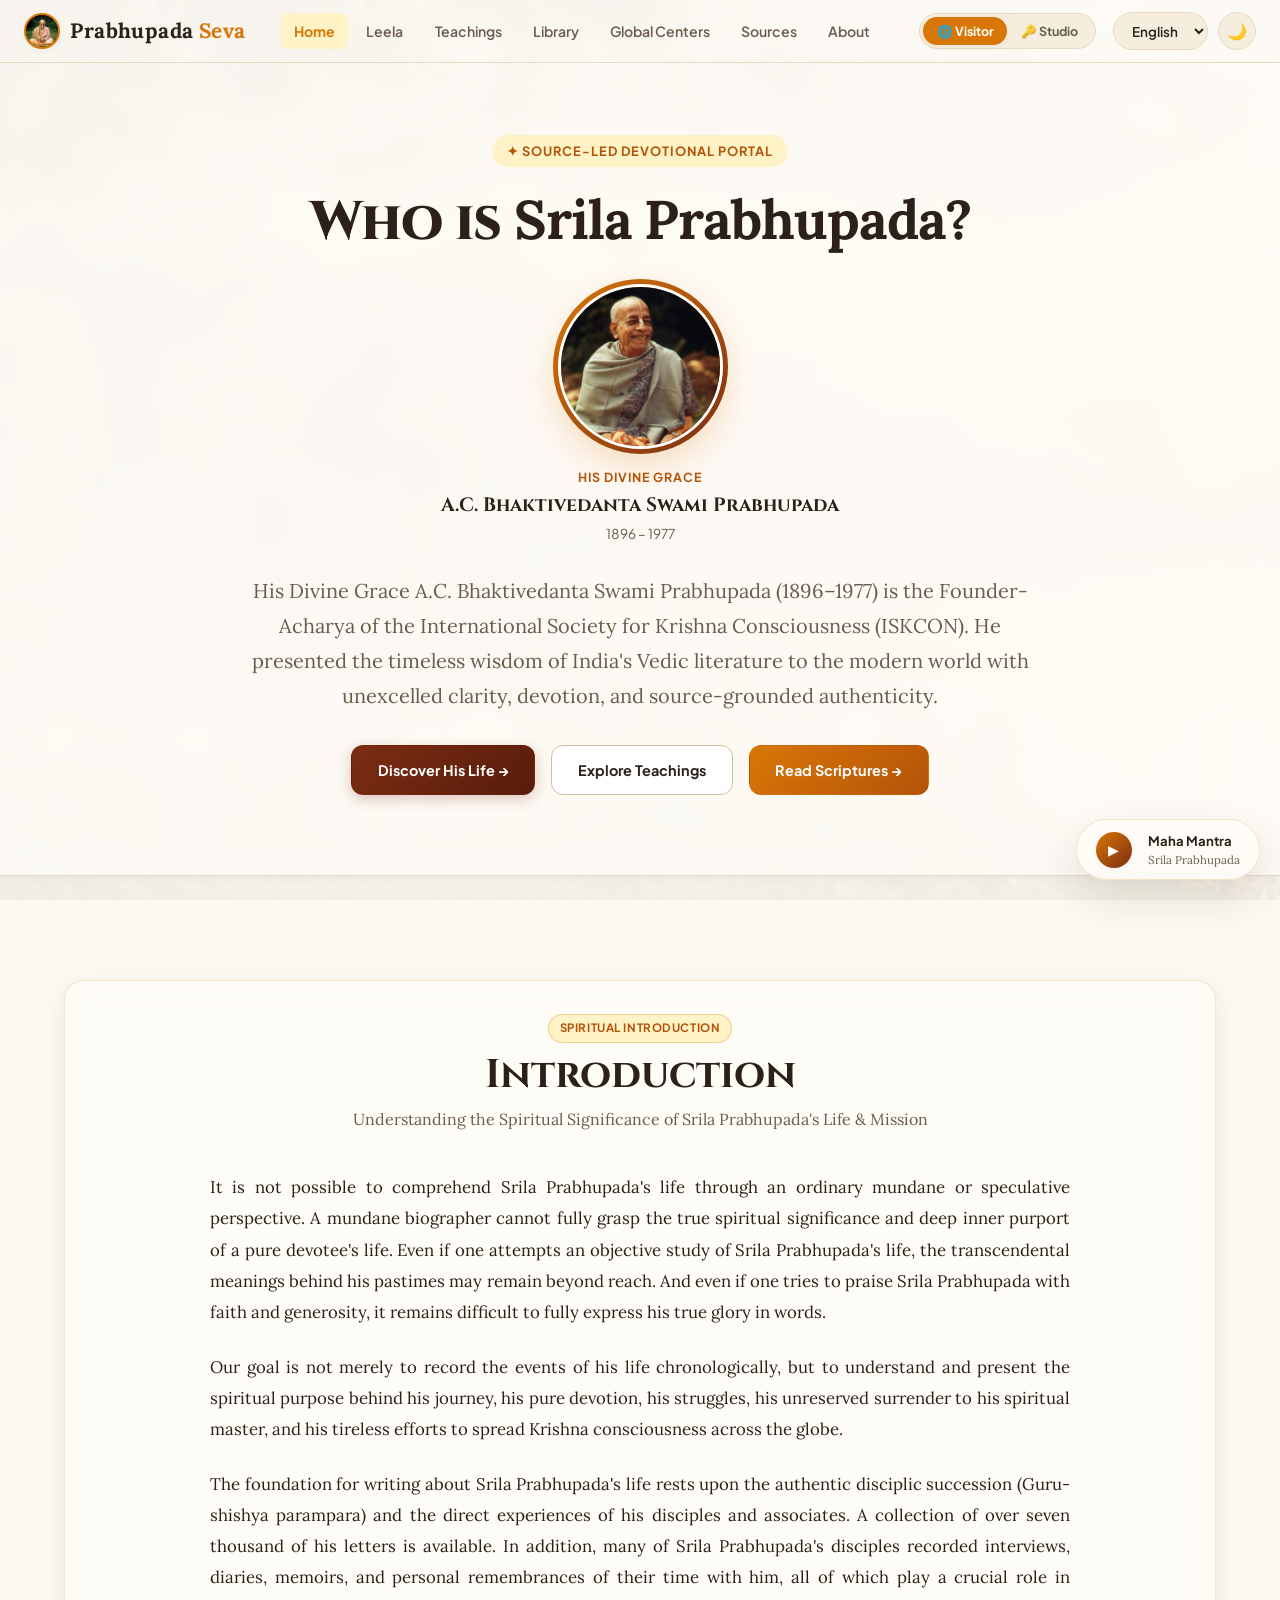
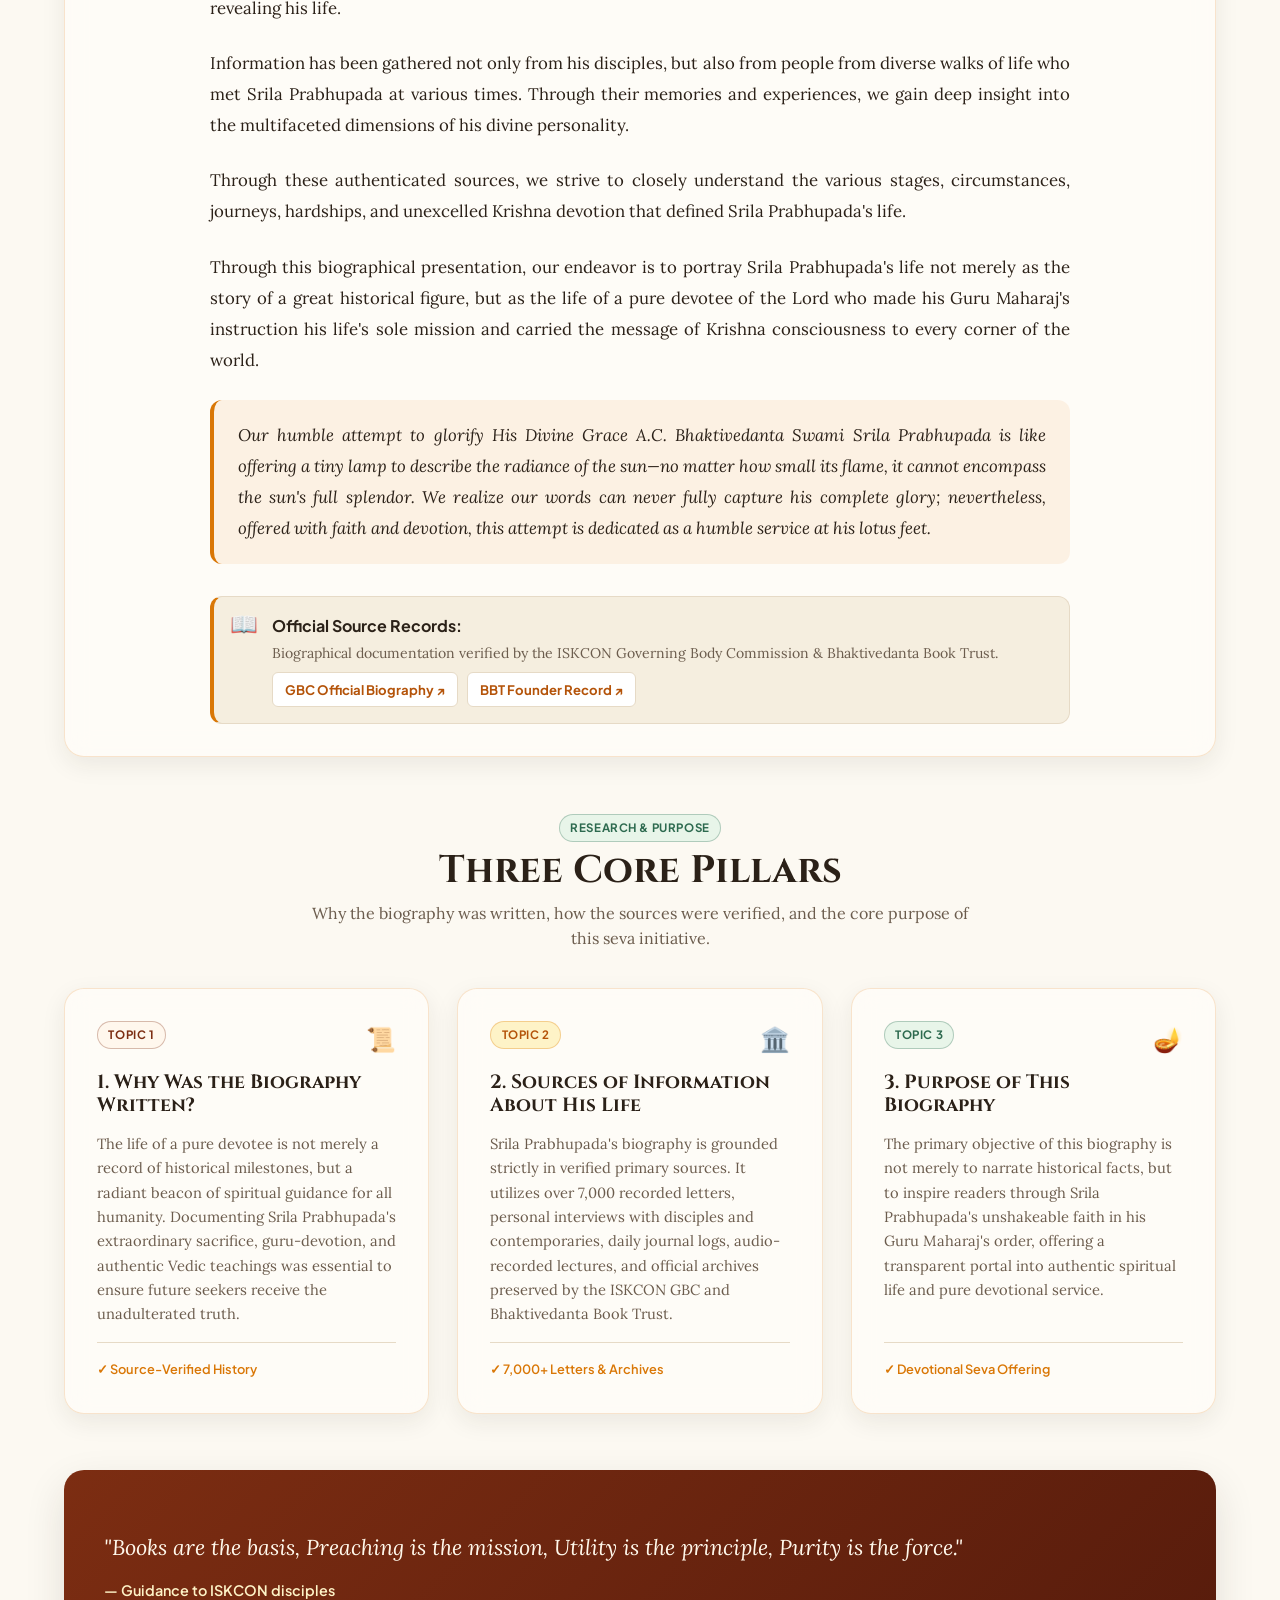
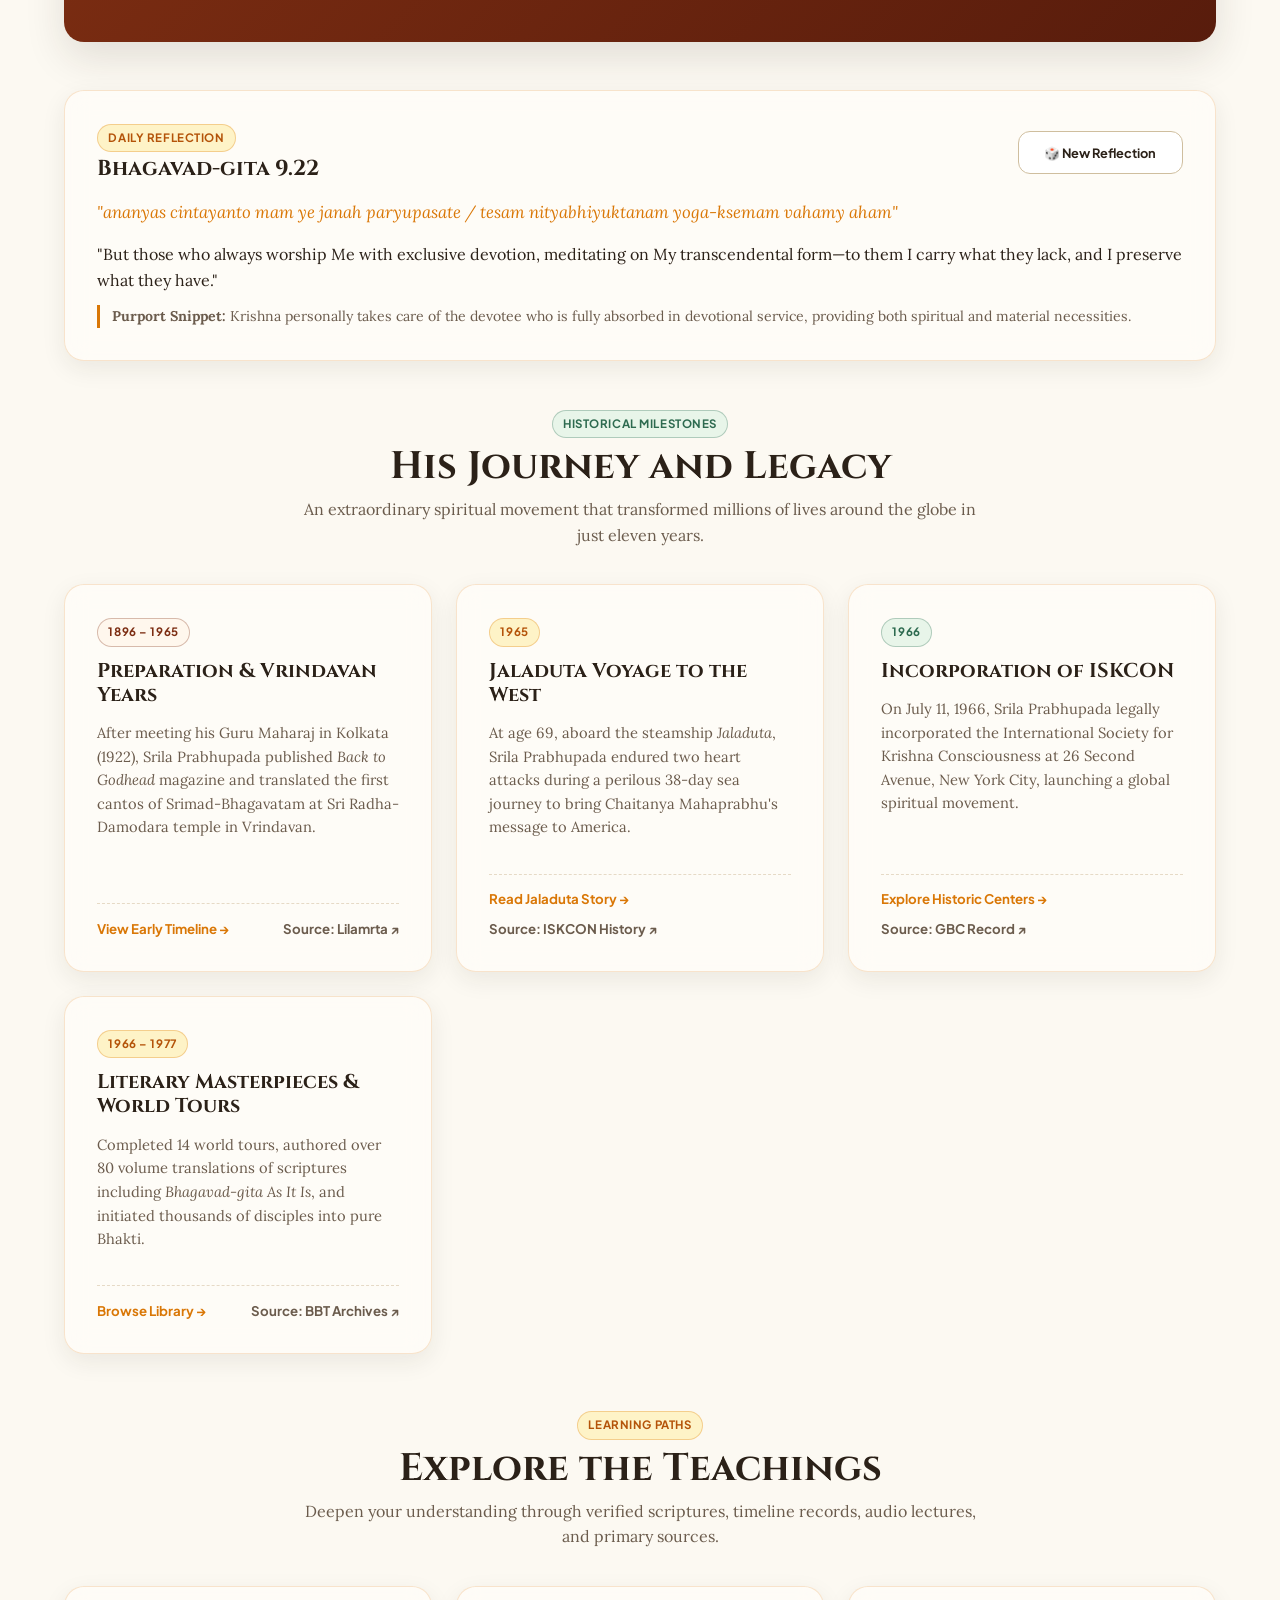
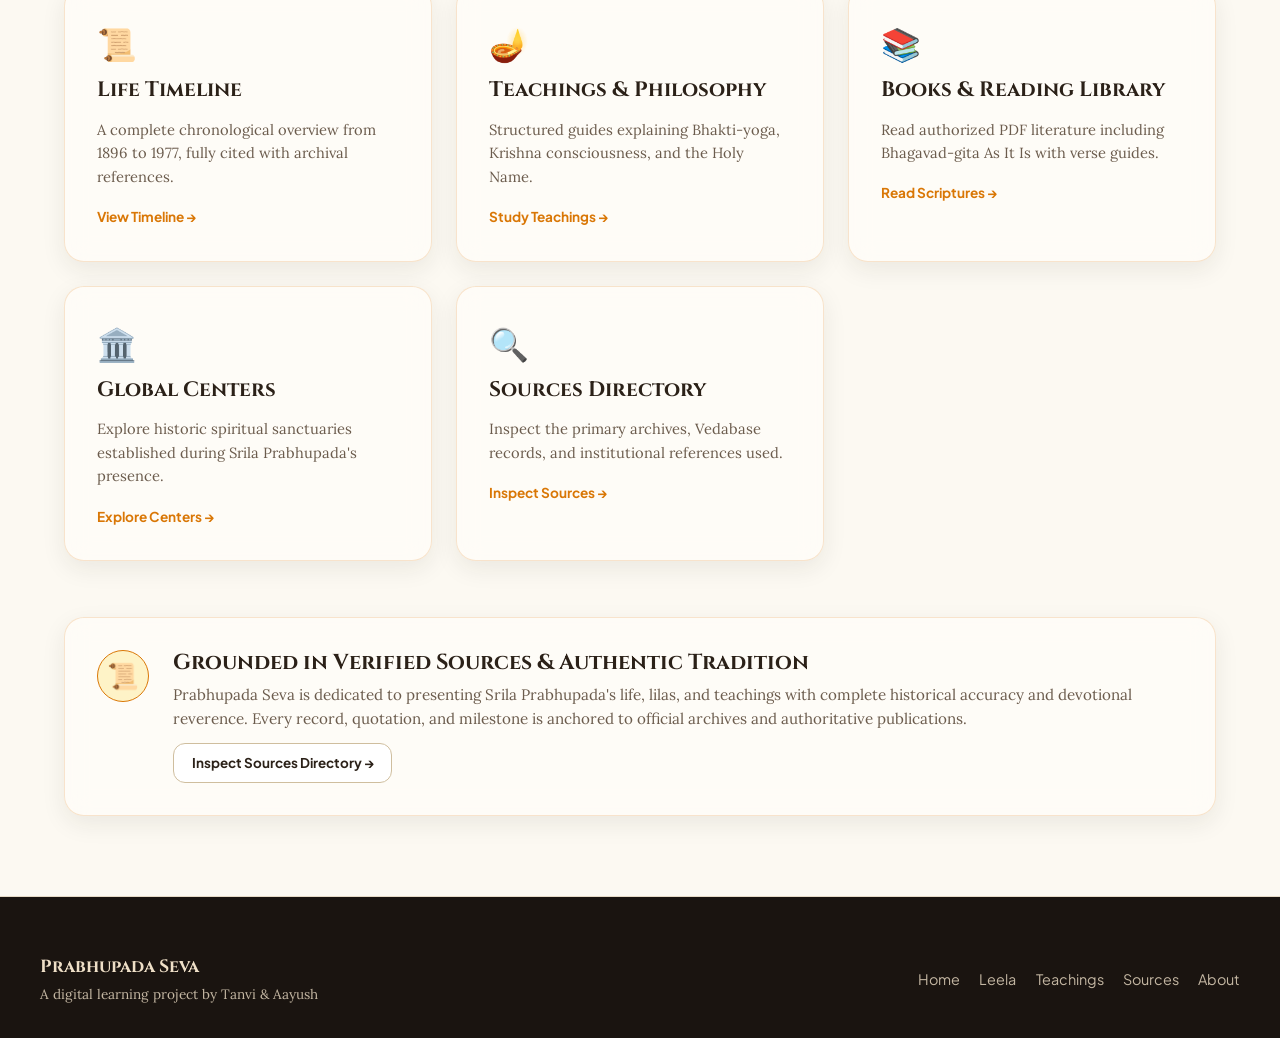
<file: index.html>
<!doctype html>
<html lang="en" data-theme="light">
<head>
  <meta charset="UTF-8" />
  <meta name="viewport" content="width=device-width, initial-scale=1.0" />
  <meta name="description" content="Prabhupada Seva — A source-led learning space dedicated to Srila Prabhupada's life, teachings, lilas, and books." />
  <title>Prabhupada Seva | Learn with Sources</title>
  
  <!-- CSS Stylesheet -->
  <link rel="stylesheet" href="css/styles.css" />
  
  <!-- Favicons -->
  <link rel="icon" type="image/webp" href="images/prabhupadji-image.webp" />
  <link rel="apple-touch-icon" href="images/prabhupadji-image.webp" />
</head>
<body>

<body>

  <!-- Header & Navigation -->
  <header class="site-header">
    <div class="header-container">
      <a class="brand" data-nav="home">
        <div class="brand-avatar-wrap">
          <img src="images/prabhupadji-image.webp" alt="Srila Prabhupada" class="brand-avatar" />
        </div>
        <span>Prabhupada <span class="highlight">Seva</span></span>
      </a>

      <!-- Visitor Navigation (Clean, Public View) -->
      <nav id="main-nav" class="main-nav" aria-label="Main Navigation">
        <a class="nav-link" data-nav="home" data-i18n="nav_home">Home</a>
        <a class="nav-link" data-nav="timeline" data-i18n="nav_timeline">Leela</a>
        <a class="nav-link" data-nav="teachings" data-i18n="nav_teachings">Teachings</a>
        <a class="nav-link" data-nav="books" data-i18n="nav_books">Library</a>
        <a class="nav-link" data-nav="centers" data-i18n="nav_centers">Global Centers</a>
        <a class="nav-link" data-nav="sources" data-i18n="nav_sources">Sources</a>
        <a class="nav-link" data-nav="about" data-i18n="nav_about">About</a>
      </nav>

      <div class="header-controls">
        <!-- Discreet Editor Mode Switcher (For Aayush & Tanvi) -->
        <div class="mode-toggle-pill">
          <button id="mode-user-btn" class="mode-btn active" title="Switch to Public Visitor View" data-i18n="mode_user">🌐 Visitor</button>
          <button id="mode-admin-btn" class="mode-btn" title="Switch to Editor Studio (Aayush & Tanvi)" data-i18n="mode_admin">🔑 Studio</button>
        </div>

        <!-- i18n Language Switcher -->
        <select id="lang-select" aria-label="Select Language">
          <option value="en">English</option>
          <option value="hi">हिन्दी</option>
          <option value="gu">ગુજરાતી</option>
        </select>
        <button id="theme-toggle" class="btn-icon" title="Toggle Light/Dark Theme" aria-label="Toggle Theme">
          <span>🌙</span>
        </button>
        <button id="menu-toggle" class="btn-icon menu-toggle" aria-label="Toggle Mobile Menu">
          ☰
        </button>
      </div>
    </div>
  </header>

  <!-- Main Content Wrapper -->
  <main class="main-wrapper">

    <!-- HOME PAGE -->
    <section id="page-home" class="page-section active">
      
      <!-- 1. HERO SECTION: "Who is Srila Prabhupada?" (PROMINENTLY CENTERED) -->
      <div class="hero-centered-banner">
        <div class="container" style="max-width: 900px; text-align: center; padding: 1rem 1.5rem 2rem;">
          <span class="hero-eyebrow" data-i18n="hero_eyebrow" style="display:inline-block; margin-bottom: 0.75rem;">
            ✦ Source-Led Devotional Portal
          </span>
          <h1 class="hero-who-title-centered" data-i18n="hero_who_title">
            Who is <span class="highlight-saffron">Srila Prabhupada?</span>
          </h1>

          <!-- Visually Centered Portrait Frame -->
          <div class="centered-portrait-wrap">
            <div class="centered-portrait-frame">
              <img src="images/prabhupadji-homepage.jpeg" alt="His Divine Grace A.C. Bhaktivedanta Swami Prabhupada" class="centered-portrait-img" loading="eager" />
            </div>
            <div class="centered-portrait-caption">
              <span class="caption-title" data-i18n="portrait_title">His Divine Grace</span>
              <span class="caption-name" data-i18n="portrait_name">A.C. Bhaktivedanta Swami Prabhupada</span>
              <span class="caption-dates" data-i18n="portrait_dates">1896 – 1977</span>
            </div>
          </div>

          <p class="hero-subtitle-centered" data-i18n="hero_who_subtitle">
            His Divine Grace A.C. Bhaktivedanta Swami Prabhupada (1896–1977) is the Founder-Acharya of the International Society for Krishna Consciousness (ISKCON). He presented the timeless wisdom of India's Vedic literature to the modern world with unexcelled clarity, devotion, and source-grounded authenticity.
          </p>
          <div class="hero-actions-centered">
            <a class="btn btn-primary" data-nav="timeline" data-i18n="btn_discover_life">Discover His Life →</a>
            <a class="btn btn-secondary" data-nav="teachings" data-i18n="btn_begin_learning">Explore Teachings</a>
            <a class="btn btn-saffron" data-nav="books" data-i18n="btn_read_books">Read Scriptures →</a>
          </div>
        </div>
      </div>

      <div class="container">

        <!-- 2. DEDICATED INTRODUCTION SECTION (परिचय) -->
        <div class="glass-card home-intro-full-card" style="margin-bottom: 3.5rem;">
          <div style="text-align: center; max-width: 800px; margin: 0 auto 2.5rem;">
            <span class="badge badge-devotee" style="margin-bottom: 0.5rem;" data-i18n="intro_badge">Spiritual Introduction</span>
            <h2 style="font-size: clamp(1.8rem, 3.5vw, 2.5rem); margin: 0 0 0.5rem;" data-i18n="intro_title">Introduction</h2>
            <p style="color: var(--text-muted); font-size: 1rem; margin: 0;" data-i18n="intro_subtitle">
              Understanding the Spiritual Significance of Srila Prabhupada's Life &amp; Mission
            </p>
          </div>

          <div class="intro-paragraphs-wrap" style="max-width: 860px; margin: 0 auto;">
            <p data-i18n="intro_p1" class="intro-para"></p>
            <p data-i18n="intro_p2" class="intro-para"></p>
            <p data-i18n="intro_p3" class="intro-para"></p>
            <p data-i18n="intro_p4" class="intro-para"></p>
            <p data-i18n="intro_p5" class="intro-para"></p>
            <p data-i18n="intro_p6" class="intro-para"></p>
            <p data-i18n="intro_p7" class="intro-para intro-para-highlight" style="padding: 1.25rem 1.5rem; background: rgba(217, 119, 6, 0.08); border-left: 4px solid var(--saffron-500); border-radius: var(--radius-md); font-style: italic; color: var(--text-main); margin-bottom: 1.5rem;"></p>

            <div class="source-link-box" style="margin-top: 2rem;">
              <span class="source-icon">📖</span>
              <div>
                <strong data-i18n="source_label_official">Official Source Records:</strong>
                <p style="margin: 0.2rem 0 0.5rem; font-size: 0.88rem; color: var(--text-muted);" data-i18n="source_desc_gbc">
                  Biographical documentation verified by the ISKCON Governing Body Commission &amp; Bhaktivedanta Book Trust.
                </p>
                <div style="display: flex; gap: 0.6rem; flex-wrap: wrap;">
                  <a href="https://gbc.iskcon.org/srila-prabhupada/" target="_blank" class="source-external-link" data-i18n="link_gbc_bio">GBC Official Biography ↗</a>
                  <a href="https://www.bbt.org/founder" target="_blank" class="source-external-link" data-i18n="link_bbt_founder">BBT Founder Record ↗</a>
                </div>
              </div>
            </div>
          </div>
        </div>

        <!-- 3. THREE IMPORTANT TOPICS SECTION -->
        <div style="text-align: center; margin-bottom: 2.25rem;">
          <span class="badge badge-verified" style="margin-bottom: 0.4rem;" data-i18n="topics_badge">Research &amp; Purpose</span>
          <h2 style="font-size: clamp(1.8rem, 3.5vw, 2.4rem); margin: 0;" data-i18n="topics_main_title">Three Core Pillars</h2>
          <p style="color: var(--text-muted); max-width: 680px; margin: 0.4rem auto 0;" data-i18n="topics_main_subtitle">
            Why the biography was written, how the sources were verified, and the core purpose of this seva initiative.
          </p>
        </div>

        <div class="card-grid home-topics-grid" style="grid-template-columns: repeat(auto-fit, minmax(300px, 1fr)); gap: 1.75rem; margin-bottom: 3.5rem;">
          <!-- Topic 1 -->
          <div class="glass-card topic-card" style="display: flex; flex-direction: column; justify-content: space-between; height: 100%;">
            <div>
              <div style="display: flex; justify-content: space-between; align-items: flex-start; margin-bottom: 0.75rem;">
                <span class="badge badge-reflection" data-i18n="topic1_badge">Topic 1</span>
                <span style="font-size: 1.5rem;">📜</span>
              </div>
              <h3 style="font-size: 1.2rem; margin: 0 0 0.5rem; color: var(--text-main);" data-i18n="topic1_title">
                1. Why Was the Biography Written?
              </h3>
              <p style="color: var(--text-muted); font-size: 0.92rem; line-height: 1.65; margin-bottom: 1rem;" data-i18n="topic1_desc">
                The life of a pure devotee is a beacon of spiritual guidance. Documenting Srila Prabhupada's extraordinary sacrifice and authentic Vedic teachings ensures future seekers receive unadulterated truth.
              </p>
            </div>
            <div style="border-top: 1px solid var(--line); padding-top: 0.75rem; margin-top: auto;">
              <span class="sans-text" style="font-size: 0.8rem; color: var(--saffron-500); font-weight: 600;" data-i18n="topic1_footer">✓ Source-Verified History</span>
            </div>
          </div>

          <!-- Topic 2 -->
          <div class="glass-card topic-card" style="display: flex; flex-direction: column; justify-content: space-between; height: 100%;">
            <div>
              <div style="display: flex; justify-content: space-between; align-items: flex-start; margin-bottom: 0.75rem;">
                <span class="badge badge-devotee" data-i18n="topic2_badge">Topic 2</span>
                <span style="font-size: 1.5rem;">🏛️</span>
              </div>
              <h3 style="font-size: 1.2rem; margin: 0 0 0.5rem; color: var(--text-main);" data-i18n="topic2_title">
                2. Sources of Information About His Life
              </h3>
              <p style="color: var(--text-muted); font-size: 0.92rem; line-height: 1.65; margin-bottom: 1rem;" data-i18n="topic2_desc">
                Grounded strictly in verified primary sources: 7,000+ recorded letters, personal interviews with disciples and contemporaries, daily journals, audio lectures, and official BBT archives.
              </p>
            </div>
            <div style="border-top: 1px solid var(--line); padding-top: 0.75rem; margin-top: auto;">
              <span class="sans-text" style="font-size: 0.8rem; color: var(--saffron-500); font-weight: 600;" data-i18n="topic2_footer">✓ 7,000+ Letters &amp; Archives</span>
            </div>
          </div>

          <!-- Topic 3 -->
          <div class="glass-card topic-card" style="display: flex; flex-direction: column; justify-content: space-between; height: 100%;">
            <div>
              <div style="display: flex; justify-content: space-between; align-items: flex-start; margin-bottom: 0.75rem;">
                <span class="badge badge-verified" data-i18n="topic3_badge">Topic 3</span>
                <span style="font-size: 1.5rem;">🪔</span>
              </div>
              <h3 style="font-size: 1.2rem; margin: 0 0 0.5rem; color: var(--text-main);" data-i18n="topic3_title">
                3. Purpose of This Biography
              </h3>
              <p style="color: var(--text-muted); font-size: 0.92rem; line-height: 1.65; margin-bottom: 1rem;" data-i18n="topic3_desc">
                To inspire readers through Srila Prabhupada's unshakeable faith in his Guru Maharaj's order, offering a transparent portal into authentic spiritual life and pure devotional service.
              </p>
            </div>
            <div style="border-top: 1px solid var(--line); padding-top: 0.75rem; margin-top: auto;">
              <span class="sans-text" style="font-size: 0.8rem; color: var(--saffron-500); font-weight: 600;" data-i18n="topic3_footer">✓ Devotional Seva Offering</span>
            </div>
          </div>
        </div>

        <!-- Quote Showcase Box -->
        <div class="quote-box" style="margin-bottom: 3rem;">
          <p id="quote-text">"Books are the basis, Preaching is the mission, Utility is the principle, Purity is the force."</p>
          <span id="quote-context" class="quote-author">— Guidance to ISKCON disciples</span>
        </div>

        <!-- Daily Prabhupada Vani Reflection Widget -->
        <div class="glass-card" style="margin-bottom: 3rem; position: relative;">
          <div style="display: flex; justify-content: space-between; align-items: center; margin-bottom: 1rem; flex-wrap: wrap; gap: 0.5rem;">
            <div>
              <span class="badge badge-devotee" style="margin-bottom: 0.25rem;" data-i18n="badge_daily_reflection">Daily Reflection</span>
              <h3 id="vani-verse" style="font-size: 1.35rem; margin: 0;">Bhagavad-gita 9.22</h3>
            </div>
            <button id="btn-next-vani" class="btn btn-secondary" style="font-size: 0.8rem;" data-i18n="btn_new_reflection">🎲 New Reflection</button>
          </div>
          <p id="vani-sanskrit" style="font-style: italic; font-size: 1.05rem; color: var(--saffron-500); margin-bottom: 0.75rem;">
            "ananyas cintayanto mam ye janah paryupasate..."
          </p>
          <p id="vani-translation" style="font-size: 1rem; margin-bottom: 0.75rem; color: var(--text-main);">
            "But those who always worship Me with exclusive devotion, meditating on My transcendental form—to them I carry what they lack, and I preserve what they have."
          </p>
          <p id="vani-purport" style="font-size: 0.88rem; color: var(--text-muted); border-left: 3px solid var(--saffron-500); padding-left: 0.75rem; margin: 0;">
            <strong data-i18n="purport_snippet_label">Purport Snippet:</strong> Krishna personally takes care of the devotee who is fully absorbed in devotional service.
          </p>
        </div>

        <!-- 3. HIS JOURNEY AND LEGACY SECTION -->
        <div style="text-align: center; margin-bottom: 2.25rem;">
          <span class="badge badge-verified" style="margin-bottom: 0.4rem;" data-i18n="badge_milestones">Historical Milestones</span>
          <h2 style="font-size: clamp(1.8rem, 3.5vw, 2.4rem); margin: 0;" data-i18n="legacy_section_title">His Journey and Legacy</h2>
          <p style="color: var(--text-muted); max-width: 680px; margin: 0.4rem auto 0;" data-i18n="legacy_section_subtitle">
            An extraordinary spiritual movement that transformed millions of lives around the globe in just eleven years.
          </p>
        </div>

        <div class="card-grid" style="margin-bottom: 3.5rem;">
          <!-- Card 1: Spiritual Mission & Preparation -->
          <div class="glass-card legacy-card">
            <div>
              <span class="badge badge-reflection" style="margin-bottom: 0.75rem;" data-i18n="legacy_card1_era">1896 – 1965</span>
              <h3 style="font-size: 1.25rem; margin: 0 0 0.5rem;" data-i18n="legacy_card1_title">Preparation &amp; Vrindavan Years</h3>
              <p style="color: var(--text-muted); font-size: 0.92rem; line-height: 1.6;" data-i18n="legacy_card1_desc">
                After meeting his Guru Maharaj in Kolkata (1922), Srila Prabhupada published <em>Back to Godhead</em> magazine and translated the first cantos of Srimad-Bhagavatam at Sri Radha-Damodara temple in Vrindavan.
              </p>
            </div>
            <div class="card-footer-action">
              <a class="sans-text" data-nav="timeline" data-i18n="link_view_early_timeline">View Early Timeline →</a>
              <a href="https://vedabase.io/en/library/spl/" target="_blank" class="card-source-link" data-i18n="source_spl_link">Source: Lilamrta ↗</a>
            </div>
          </div>

          <!-- Card 2: Journey to the West (1965) -->
          <div class="glass-card legacy-card">
            <div>
              <span class="badge badge-devotee" style="margin-bottom: 0.75rem;" data-i18n="legacy_card2_era">1965</span>
              <h3 style="font-size: 1.25rem; margin: 0 0 0.5rem;" data-i18n="legacy_card2_title">Jaladuta Voyage to the West</h3>
              <p style="color: var(--text-muted); font-size: 0.92rem; line-height: 1.6;" data-i18n="legacy_card2_desc">
                At age 69, aboard the steamship <em>Jaladuta</em>, Srila Prabhupada endured two heart attacks during a perilous 38-day sea journey to bring Chaitanya Mahaprabhu's message to America.
              </p>
            </div>
            <div class="card-footer-action">
              <a class="sans-text" data-nav="timeline" data-i18n="link_view_jaladuta_voyage">Read Jaladuta Story →</a>
              <a href="https://iskcon.org/history/" target="_blank" class="card-source-link" data-i18n="source_iskcon_history_link">Source: ISKCON History ↗</a>
            </div>
          </div>

          <!-- Card 3: Founding ISKCON (1966) -->
          <div class="glass-card legacy-card">
            <div>
              <span class="badge badge-verified" style="margin-bottom: 0.75rem;" data-i18n="legacy_card3_era">1966</span>
              <h3 style="font-size: 1.25rem; margin: 0 0 0.5rem;" data-i18n="legacy_card3_title">Incorporation of ISKCON</h3>
              <p style="color: var(--text-muted); font-size: 0.92rem; line-height: 1.6;" data-i18n="legacy_card3_desc">
                On July 11, 1966, Srila Prabhupada legally incorporated the International Society for Krishna Consciousness at 26 Second Avenue, New York City, launching a global spiritual movement.
              </p>
            </div>
            <div class="card-footer-action">
              <a class="sans-text" data-nav="centers" data-i18n="link_view_first_center">Explore Historic Centers →</a>
              <a href="https://gbc.iskcon.org/srila-prabhupada/" target="_blank" class="card-source-link" data-i18n="source_gbc_link">Source: GBC Record ↗</a>
            </div>
          </div>

          <!-- Card 4: Literary Work & World Tours (1966-1977) -->
          <div class="glass-card legacy-card">
            <div>
              <span class="badge badge-devotee" style="margin-bottom: 0.75rem;" data-i18n="legacy_card4_era">1966 – 1977</span>
              <h3 style="font-size: 1.25rem; margin: 0 0 0.5rem;" data-i18n="legacy_card4_title">Literary Masterpieces &amp; World Tours</h3>
              <p style="color: var(--text-muted); font-size: 0.92rem; line-height: 1.6;" data-i18n="legacy_card4_desc">
                Completed 14 world tours, authored over 80 volume translations of scriptures including <em>Bhagavad-gita As It Is</em>, and initiated thousands of disciples into pure Bhakti.
              </p>
            </div>
            <div class="card-footer-action">
              <a class="sans-text" data-nav="books" data-i18n="link_explore_library">Browse Library →</a>
              <a href="https://www.bbt.org/founder" target="_blank" class="card-source-link" data-i18n="source_bbt_link">Source: BBT Archives ↗</a>
            </div>
          </div>
        </div>

        <!-- 4. EXPLORE THE TEACHINGS SECTION -->
        <div style="text-align: center; margin-bottom: 2.25rem;">
          <span class="badge badge-devotee" style="margin-bottom: 0.4rem;" data-i18n="badge_learning_paths">Learning Paths</span>
          <h2 style="font-size: clamp(1.8rem, 3.5vw, 2.4rem); margin: 0;" data-i18n="explore_teachings_title">Explore the Teachings</h2>
          <p style="color: var(--text-muted); max-width: 680px; margin: 0.4rem auto 0;" data-i18n="explore_teachings_subtitle">
            Deepen your understanding through verified scriptures, timeline records, audio lectures, and primary sources.
          </p>
        </div>

        <div class="card-grid" style="margin-bottom: 3.5rem;">
          <div class="glass-card path-card" onclick="showPage('timeline')" style="cursor: pointer;">
            <span class="path-icon">📜</span>
            <h3 style="font-size: 1.3rem; margin: 0.5rem 0 0.3rem;" data-i18n="path_timeline_title">Life Timeline</h3>
            <p style="color: var(--text-muted); font-size: 0.92rem;" data-i18n="path_timeline_desc">A complete chronological overview from 1896 to 1977, fully cited with archival references.</p>
            <span class="sans-text" style="color: var(--saffron-500); font-weight: 700; font-size: 0.85rem;" data-i18n="btn_view_timeline">View Timeline →</span>
          </div>

          <div class="glass-card path-card" onclick="showPage('teachings')" style="cursor: pointer;">
            <span class="path-icon">🪔</span>
            <h3 style="font-size: 1.3rem; margin: 0.5rem 0 0.3rem;" data-i18n="path_teachings_title">Teachings &amp; Philosophy</h3>
            <p style="color: var(--text-muted); font-size: 0.92rem;" data-i18n="path_teachings_desc">Structured guides explaining Bhakti-yoga, Krishna consciousness, and the Holy Name.</p>
            <span class="sans-text" style="color: var(--saffron-500); font-weight: 700; font-size: 0.85rem;" data-i18n="btn_study_teachings">Study Teachings →</span>
          </div>

          <div class="glass-card path-card" onclick="showPage('books')" style="cursor: pointer;">
            <span class="path-icon">📚</span>
            <h3 style="font-size: 1.3rem; margin: 0.5rem 0 0.3rem;" data-i18n="path_books_title">Books &amp; Reading Library</h3>
            <p style="color: var(--text-muted); font-size: 0.92rem;" data-i18n="path_books_desc">Read authorized PDF literature including Bhagavad-gita As It Is with verse guides.</p>
            <span class="sans-text" style="color: var(--saffron-500); font-weight: 700; font-size: 0.85rem;" data-i18n="path_books_btn">Read Scriptures →</span>
          </div>

          <div class="glass-card path-card" onclick="showPage('centers')" style="cursor: pointer;">
            <span class="path-icon">🏛️</span>
            <h3 style="font-size: 1.3rem; margin: 0.5rem 0 0.3rem;" data-i18n="path_centers_title">Global Centers</h3>
            <p style="color: var(--text-muted); font-size: 0.92rem;" data-i18n="path_centers_desc">Explore historic spiritual sanctuaries established during Srila Prabhupada's presence.</p>
            <span class="sans-text" style="color: var(--saffron-500); font-weight: 700; font-size: 0.85rem;" data-i18n="btn_view_centers">Explore Centers →</span>
          </div>

          <div class="glass-card path-card" onclick="showPage('sources')" style="cursor: pointer;">
            <span class="path-icon">🔍</span>
            <h3 style="font-size: 1.3rem; margin: 0.5rem 0 0.3rem;" data-i18n="path_sources_title">Sources Directory</h3>
            <p style="color: var(--text-muted); font-size: 0.92rem;" data-i18n="path_sources_desc">Inspect the primary archives, Vedabase records, and institutional references used.</p>
            <span class="sans-text" style="color: var(--saffron-500); font-weight: 700; font-size: 0.85rem;" data-i18n="btn_view_sources">Inspect Sources →</span>
          </div>
        </div>

        <!-- 5. TRUST AND SOURCE SECTION -->
        <div class="glass-card trust-banner-card" style="margin-bottom: 2rem;">
          <div class="trust-banner-content">
            <div class="trust-icon-wrap">
              <span>📜</span>
            </div>
            <div>
              <h3 style="font-size: 1.35rem; margin: 0 0 0.4rem;" data-i18n="trust_title">Grounded in Verified Sources &amp; Authentic Tradition</h3>
              <p style="color: var(--text-muted); font-size: 0.95rem; margin: 0 0 0.75rem; line-height: 1.6;" data-i18n="trust_body">
                Prabhupada Seva is dedicated to presenting Srila Prabhupada's life, lilas, and teachings with complete historical accuracy and devotional reverence. Every record, quotation, and milestone is anchored to official archives and authoritative publications.
              </p>
              <a class="btn btn-secondary" style="font-size: 0.84rem; padding: 0.5rem 1.1rem;" data-nav="sources" data-i18n="btn_inspect_directory">Inspect Sources Directory →</a>
            </div>
          </div>
        </div>

      </div>
    </section>

    <!-- LEELA / TIMELINE PAGE -->
    <section id="page-timeline" class="page-section">
      <div class="container">
        <!-- Main Page Header -->
        <div style="text-align:center;max-width:800px;margin:0 auto 2.5rem">
          <span class="hero-eyebrow" data-i18n="timeline_eyebrow">✦ श्रील प्रभुपाद जीवन-लीला (Authentic Life Biography)</span>
          <h2 style="font-size:clamp(2rem, 4vw, 2.75rem);margin:0.25rem 0 0.5rem" data-i18n="timeline_title">
            श्रील प्रभुपाद <span class="highlight-saffron">दिव्य लीला</span>
          </h2>
          <p style="color:var(--text-muted);font-size:1.05rem;margin:0" data-i18n="timeline_subtitle">
            प्रमाणित स्रोतों एवं ऐतिहासिक अभिलेखों पर आधारित जीवन की कालानुक्रमिक गाथा
          </p>
        </div>

        <!-- 1. Leela Selector Grid (Future Expandability Bar) -->
        <div class="leela-selector-wrap" style="margin-bottom: 2.5rem;">
          <div class="leela-selector-header" style="display:flex;align-items:center;justify-content:space-between;margin-bottom:1rem">
            <h3 style="font-size:1.15rem;margin:0;font-family:'Cinzel',serif;color:var(--text-main)" data-i18n="leela_phases_title">
              📜 जीवन लीला चरण (Life Phases)
            </h3>
            <span class="badge badge-devotee" data-i18n="leela_expandable_badge">भविष्य विस्तार योग्य</span>
          </div>

          <div id="leela-selector-container" class="leela-selector-grid">
            <!-- Dynamically populated by app.js -->
          </div>
        </div>

        <!-- 2. Active Leela Banner & Controls -->
        <div id="active-leela-banner" class="glass-card leela-hero-card" style="margin-bottom: 2.5rem; position: relative; overflow: hidden; padding: 2rem;">
          <!-- Dynamically populated by app.js -->
        </div>

        <!-- 3. Chapter Search & Quick Navigation -->
        <div class="leela-controls-bar" style="margin-bottom: 2rem;">
          <div style="display:flex; gap: 1rem; align-items: center; justify-content: space-between; flex-wrap: wrap;">
            <!-- Chapter Quick Nav Pills -->
            <div id="chapter-nav-pills" class="chapter-nav-wrap">
              <!-- Dynamically populated by app.js -->
            </div>

            <!-- Chapter Search -->
            <div class="leela-search-input-wrap">
              <span class="search-icon">🔍</span>
              <input type="text" id="leela-search-input" class="leela-search-input" placeholder="लीला में खोजें (उदा. स्कॉटिश, गौर मोहन, रथयात्रा)..." aria-label="Search within Leela" />
            </div>
          </div>
        </div>

        <!-- 4. Chronological Chapters Container -->
        <div id="leela-chapters-container" class="leela-chapters-list">
          <!-- Dynamically populated by app.js -->
        </div>
      </div>
    </section>

    <!-- TEACHINGS PAGE -->
    <section id="page-teachings" class="page-section">
      <div class="container">
        <div style="text-align:center;max-width:700px;margin:0 auto 2.5rem">
          <p class="hero-eyebrow" data-i18n="teachings_eyebrow">Guided Learning</p>
          <h2 data-i18n="teachings_title">Teachings &amp; Philosophy</h2>
          <p style="color:var(--text-muted)" data-i18n="teachings_subtitle">Clear, structured paths into Krishna consciousness grounded in sacred literature.</p>
        </div>

        <div id="teachings-container" class="card-grid" style="margin-bottom:3rem">
          <!-- Dynamically populated by app.js -->
        </div>

        <!-- Devotional Knowledge Check Quiz -->
        <div class="quiz-card" style="max-width:760px;margin:0 auto">
          <div style="display:flex;align-items:center;justify-content:space-between;margin-bottom:1rem">
            <h3 style="font-size:1.3rem;margin:0" data-i18n="quiz_title">🧠 Test Your Knowledge</h3>
            <span class="badge badge-devotee" data-i18n="badge_interactive_quiz">Interactive Quiz</span>
          </div>
          <div id="quiz-container">
            <!-- Dynamically populated by app.js -->
          </div>
        </div>
      </div>
    </section>

    <!-- LILAS PAGE (ALIAS / MIRROR) -->
    <section id="page-lilas" class="page-section">
      <div class="container">
        <div id="page-lilas-content">
          <!-- Dynamically rendered by app.js -->
        </div>
      </div>
    </section>

    <!-- BOOKS PAGE -->
    <section id="page-books" class="page-section">
      <div class="container">
        <div style="text-align:center;max-width:780px;margin:0 auto 2.5rem">
          <p class="hero-eyebrow" data-i18n="books_eyebrow">Sacred Literature</p>
          <div style="display:flex;align-items:center;justify-content:center;gap:0.75rem;flex-wrap:wrap;margin-bottom:0.5rem">
            <h2 style="margin:0" data-i18n="books_title">Authorized Literature Library</h2>
            <span id="library-book-count" class="book-count-pill"></span>
          </div>
          <p style="color:var(--text-muted);margin:0" data-i18n="books_subtitle">Read authentic translations and purports by Srila Prabhupada published by the Bhaktivedanta Book Trust.</p>
        </div>

        <!-- Dedicated Library Search Bar -->
        <div class="library-search-container">
          <div class="library-search-box">
            <span class="library-search-icon" aria-hidden="true">
              <svg width="20" height="20" viewBox="0 0 24 24" fill="none" stroke="currentColor" stroke-width="2.2" stroke-linecap="round" stroke-linejoin="round">
                <circle cx="11" cy="11" r="8"></circle>
                <line x1="21" y1="21" x2="16.65" y2="16.65"></line>
              </svg>
            </span>
            <input type="text" id="library-search-input" class="library-search-input" placeholder="Search books by title, author, category..." data-i18n="library_search_placeholder" autocomplete="off" spellcheck="false" role="searchbox" />
            <button id="library-search-clear" class="library-search-clear" style="display:none" aria-label="Clear search" title="Clear query">✕</button>
          </div>
        </div>

        <div id="books-container" class="proposed-books-grid">
          <!-- Dynamically populated by app.js -->
        </div>

        <!-- Interactive Bhagavad-gita 18 Chapter Explorer -->
        <div class="glass-card" style="max-width:960px;margin:0 auto">
          <p class="hero-eyebrow" data-i18n="gita_overview_eyebrow">Interactive Scripture Guide</p>
          <h3 style="font-size:1.5rem" data-i18n="gita_overview_title">Bhagavad-gita As It Is — 18 Chapters Overview</h3>
          <p style="color:var(--text-muted)" data-i18n="gita_overview_subtitle">Select any chapter to explore its summary and number of verses.</p>

          <div id="gita-chapter-buttons" class="chapter-grid">
            <!-- Dynamically populated by app.js -->
          </div>

          <div id="gita-chapter-detail" style="margin-top:1.5rem;padding:1.25rem;background:var(--bg-main);border:1px solid var(--line);border-radius:var(--radius-md)">
            <!-- Chapter detail rendered by app.js -->
          </div>
        </div>
      </div>
    </section>

    <!-- GLOBAL CENTERS PAGE -->
    <section id="page-centers" class="page-section">
      <div class="container">
        <div style="text-align:center;max-width:700px;margin:0 auto 2.5rem">
          <p class="hero-eyebrow" data-i18n="centers_eyebrow">Spiritual Sanctuaries</p>
          <h2 data-i18n="centers_title">Historic ISKCON Centers Worldwide</h2>
          <p style="color:var(--text-muted)" data-i18n="centers_subtitle">Explore the global spiritual sanctuaries established under Srila Prabhupada's direct guidance.</p>
        </div>

        <div id="centers-filters" class="timeline-controls">
          <button class="filter-btn active" data-region="all" data-i18n="filter_all_regions">All Regions</button>
          <button class="filter-btn" data-region="India" data-i18n="filter_india">India</button>
          <button class="filter-btn" data-region="Americas" data-i18n="filter_americas">Americas</button>
          <button class="filter-btn" data-region="Europe" data-i18n="filter_europe">Europe</button>
        </div>

        <div id="centers-container" class="card-grid">
          <!-- Dynamically populated by app.js -->
        </div>
      </div>
    </section>

    <!-- SOURCES PAGE -->
    <section id="page-sources" class="page-section">
      <div class="container">
        <div style="text-align:center;max-width:700px;margin:0 auto 2.5rem">
          <p class="hero-eyebrow" data-i18n="sources_eyebrow">Transparency First</p>
          <h2 data-i18n="sources_title">Source Verification Directory</h2>
          <p style="color:var(--text-muted)" data-i18n="sources_subtitle">We do not publish unverified claims. Inspect the underlying archives used across the site.</p>
        </div>

        <div id="sources-container" style="display:flex;flex-direction:column;gap:1rem;max-width:800px;margin:0 auto">
          <!-- Dynamically populated by app.js -->
        </div>
      </div>
    </section>

    <!-- RESEARCH PORTAL PAGE -->
    <section id="page-research" class="page-section">
      <div class="container">
        <div style="text-align:center;max-width:700px;margin:0 auto 2rem">
          <p class="hero-eyebrow" data-i18n="research_eyebrow">Editor Workflow</p>
          <h2 data-i18n="research_title">Research Submission &amp; Database Admin Portal</h2>
          <p style="color:var(--text-muted)" data-i18n="research_subtitle">Standardized form for Tanvi &amp; Aayush to submit new records into the database with live Supabase synchronization.</p>
        </div>

        <!-- Supabase Connection Config Card -->
        <div class="glass-card" style="max-width:800px;margin:0 auto 2rem">
          <div style="display:flex;justify-content:space-between;align-items:center;margin-bottom:1rem;flex-wrap:wrap;gap:0.5rem">
            <h3 style="font-size:1.2rem;margin:0" data-i18n="sb_card_title">⚡ Supabase Database Connection</h3>
            <span id="supabase-status-badge" class="badge badge-reflection" data-i18n="sb_status_disconnected">Disconnected (Using Local Dataset)</span>
          </div>

          <form id="supabase-config-form" class="form-grid">
            <div class="form-group">
              <label for="sb-url" data-i18n="sb_url_label">Supabase Project URL</label>
              <input type="url" id="sb-url" class="form-control" placeholder="https://your-project.supabase.co" />
            </div>
            <div class="form-group">
              <label for="sb-key" data-i18n="sb_key_label">Supabase Anon API Key</label>
              <input type="password" id="sb-key" class="form-control" placeholder="eyJhbGciOi..." />
            </div>
            <div class="form-group full" style="display:flex;gap:0.75rem">
              <button type="submit" class="btn btn-secondary" style="font-size:0.85rem" data-i18n="btn_connect_sb">Connect Supabase Live DB</button>
              <a href="schema.sql" target="_blank" class="btn btn-secondary" style="font-size:0.85rem" data-i18n="btn_view_schema">View PostgreSQL Schema SQL ↗</a>
            </div>
          </form>
        </div>

        <!-- Research Export & Data Backup Card -->
        <div class="glass-card" style="max-width:800px;margin:0 auto 2rem">
          <h3 style="font-size:1.2rem;margin-bottom:0.5rem" data-i18n="backup_title">📥 Research Backup &amp; Citation Tools</h3>
          <p style="color:var(--text-muted);font-size:0.9rem;margin-bottom:1rem" data-i18n="backup_subtitle">Export your research submissions, backup the local JSON database, or print clean citation sheets.</p>
          <div style="display:flex;gap:0.75rem;flex-wrap:wrap">
            <button id="btn-export-json" class="btn btn-secondary" style="font-size:0.85rem" data-i18n="btn_export_json">Export Dataset (.JSON)</button>
            <button id="btn-print-citations" class="btn btn-secondary" style="font-size:0.85rem" data-i18n="btn_print_citations">Print Citation Sheet 🖨️</button>
          </div>
        </div>

        <!-- Add Custom Book PDF & Cover Card -->
        <div class="glass-card" style="max-width:800px;margin:0 auto 2rem">
          <h3 style="font-size:1.2rem;margin-bottom:0.5rem" data-i18n="add_book_title">📚 Add New Book (PDF &amp; Cover Image)</h3>
          <p style="color:var(--text-muted);font-size:0.9rem;margin-bottom:1rem" data-i18n="add_book_subtitle">Add your own book with cover image URL and PDF download / reading link to display in the Library.</p>
          <form id="book-submission-form" class="form-grid">
            <div class="form-group">
              <label for="book-title">Book Title</label>
              <input type="text" id="book-title" name="title" class="form-control" placeholder="e.g. Bhagavad-gita As It Is" required />
            </div>
            <div class="form-group">
              <label for="book-author">Author</label>
              <input type="text" id="book-author" name="author" class="form-control" value="A.C. Bhaktivedanta Swami Prabhupada" required />
            </div>
            <div class="form-group">
              <label for="book-category">Category</label>
              <input type="text" id="book-category" name="category" class="form-control" placeholder="e.g. Foundational Text" required />
            </div>
            <div class="form-group">
              <label for="book-coverUrl">Cover Image URL / Path</label>
              <input type="text" id="book-coverUrl" name="coverUrl" class="form-control" placeholder="e.g. https://... or assets/books/gita.jpg" required />
            </div>
            <div class="form-group full">
              <label for="book-pdfUrl">PDF Download / Reading URL</label>
              <input type="text" id="book-pdfUrl" name="pdfUrl" class="form-control" placeholder="e.g. https://... or assets/books/gita.pdf" required />
            </div>
            <div class="form-group full">
              <label for="book-summary">Book Summary</label>
              <textarea id="book-summary" name="summary" rows="2" class="form-control" placeholder="Brief overview of the book..." required></textarea>
            </div>
            <div class="form-group full">
              <button type="submit" class="btn btn-saffron" style="width:100%;justify-content:center">Add Book to Library</button>
            </div>
          </form>
          <div id="book-submission-output" style="display:none;margin-top:1rem"></div>
        </div>

        <div class="glass-card" style="max-width:800px;margin:0 auto">
          <form id="research-submission-form" class="form-grid">
            <div class="form-group full">
              <label for="form-title">Story / Event Title</label>
              <input type="text" id="form-title" name="title" class="form-control" placeholder="e.g. Kirtan at Tompkins Square Park" required />
            </div>

            <div class="form-group">
              <label for="form-period">Time Period / Location</label>
              <input type="text" id="form-period" name="period" class="form-control" placeholder="e.g. 1966 - New York" required />
            </div>

            <div class="form-group">
              <label for="form-category">Category Era</label>
              <select id="form-category" name="category" class="form-control">
                <option value="west">Western Preaching</option>
                <option value="preparation">Vrindavan Preparation</option>
                <option value="jaladuta">Jaladuta Voyage</option>
                <option value="early">Early Life</option>
              </select>
            </div>

            <div class="form-group">
              <label for="form-contentType">Content Type</label>
              <select id="form-contentType" name="contentType" class="form-control">
                <option value="devotee-account">Devotee Account / Remembrance</option>
                <option value="historical-fact">Historical Fact</option>
                <option value="reflection">Reflection / Lesson</option>
              </select>
            </div>

            <div class="form-group">
              <label for="form-status">Review Status</label>
              <select id="form-status" name="status" class="form-control">
                <option value="draft">Draft (Needs Review)</option>
                <option value="verified">Verified (Ready to Publish)</option>
              </select>
            </div>

            <div class="form-group full">
              <label for="form-summary">Short Summary (1-2 sentences)</label>
              <input type="text" id="form-summary" name="summary" class="form-control" placeholder="Brief summary of the record" required />
            </div>

            <div class="form-group full">
              <label for="form-fullStory">Full Story / Account Body</label>
              <textarea id="form-fullStory" name="fullStory" rows="4" class="form-control" placeholder="Detailed account text..." required></textarea>
            </div>

            <div class="form-group">
              <label for="form-sourceTitle">Source Title / Book Name</label>
              <input type="text" id="form-sourceTitle" name="sourceTitle" class="form-control" placeholder="e.g. Srila Prabhupada-lilamrta" required />
            </div>

            <div class="form-group">
              <label for="form-sourceAuthor">Author / Speaker</label>
              <input type="text" id="form-sourceAuthor" name="sourceAuthor" class="form-control" placeholder="e.g. Satsvarupa dasa Goswami" required />
            </div>

            <div class="form-group full">
              <label for="form-reflection">Lesson / Reflection (Optional)</label>
              <input type="text" id="form-reflection" name="reflection" class="form-control" placeholder="Key lesson from this account" />
            </div>

            <div class="form-group full" style="margin-top:1rem">
              <button type="submit" class="btn btn-primary" style="width:100%;justify-content:center">Submit Record for Local / Supabase Sync</button>
            </div>
          </form>

          <div id="submission-output" style="display:none"></div>
        </div>
      </div>
    </section>

    <!-- ABOUT PAGE -->
    <section id="page-about" class="page-section">
      <div class="container" style="max-width:960px">
        <!-- Section Header -->
        <div style="text-align:center;margin-bottom:3rem">
          <p class="hero-eyebrow" data-i18n="about_eyebrow">ABOUT THIS INITIATIVE</p>
          <h2 style="font-size:2.2rem;margin:0.5rem 0 1rem;font-family:'Cinzel',serif" data-i18n="about_title">Preserving &amp; Sharing a Transcendent Legacy</h2>
          <p style="font-size:1.1rem;color:var(--text-muted);max-width:820px;margin:0 auto;line-height:1.7" data-i18n="about_intro">
            His Divine Grace A.C. Bhaktivedanta Swami Prabhupada carried the eternal wisdom of Vedic culture across the globe, translating over 80 volumes of sacred scriptures and founding a worldwide spiritual movement. Prabhupada Seva is a dedicated digital learning resource created to organize, preserve, and present his extraordinary life, profound books, lectures, conversations, and historical memoirs in an accessible, respectful, and structured format.
          </p>
        </div>

        <!-- 5 Meaningful Pillars Grid -->
        <div style="display:grid;grid-template-columns:repeat(auto-fit, minmax(280px, 1fr));gap:1.5rem;margin-bottom:2.5rem">
          <!-- Pillar 1 -->
          <div class="glass-card" style="padding:1.75rem;border-top:4px solid var(--saffron-500);display:flex;flex-direction:column">
            <div style="font-size:1.6rem;margin-bottom:0.75rem">🌐</div>
            <h3 style="font-size:1.2rem;margin-bottom:0.6rem;font-family:'Cinzel',serif" data-i18n="about_p1_title">Why This Digital Resource Exists</h3>
            <p style="color:var(--text-muted);font-size:0.95rem;line-height:1.6;margin:0" data-i18n="about_p1_desc">In an era of fragmented online information, spiritual seekers require a reliable, unified space. This platform serves as a focused repository where Srila Prabhupada's authentic message can be studied with clarity, reverent presentation, and deep contextual understanding.</p>
          </div>

          <!-- Pillar 2 -->
          <div class="glass-card" style="padding:1.75rem;border-top:4px solid var(--saffron-500);display:flex;flex-direction:column">
            <div style="font-size:1.6rem;margin-bottom:0.75rem">📜</div>
            <h3 style="font-size:1.2rem;margin-bottom:0.6rem;font-family:'Cinzel',serif" data-i18n="about_p2_title">Preserving Life &amp; Teachings</h3>
            <p style="color:var(--text-muted);font-size:0.95rem;line-height:1.6;margin:0" data-i18n="about_p2_desc">We systematically present his monumental translation works—such as Bhagavad-gītā As It Is and Śrīmad-Bhāgavatam—alongside documented historical timelines, audio recordings, letters, direct conversations, and authentic memoirs of his global sankirtana mission.</p>
          </div>

          <!-- Pillar 3 -->
          <div class="glass-card" style="padding:1.75rem;border-top:4px solid var(--saffron-500);display:flex;flex-direction:column">
            <div style="font-size:1.6rem;margin-bottom:0.75rem">📖</div>
            <h3 style="font-size:1.2rem;margin-bottom:0.6rem;font-family:'Cinzel',serif" data-i18n="about_p3_title">What Visitors Can Discover</h3>
            <p style="color:var(--text-muted);font-size:0.95rem;line-height:1.6;margin:0" data-i18n="about_p3_desc">Visitors can explore the profound philosophy of Gaudiya Vaishnavism, study authentic PDF literature, examine key historical milestones, listen to devotional sound vibrations, and receive practical spiritual guidance for daily life.</p>
          </div>

          <!-- Pillar 4 -->
          <div class="glass-card" style="padding:1.75rem;border-top:4px solid var(--saffron-500);display:flex;flex-direction:column">
            <div style="font-size:1.6rem;margin-bottom:0.75rem">🌱</div>
            <h3 style="font-size:1.2rem;margin-bottom:0.6rem;font-family:'Cinzel',serif" data-i18n="about_p4_title">Serving Every Level of Inquiry</h3>
            <p style="color:var(--text-muted);font-size:0.95rem;line-height:1.6;margin:0" data-i18n="about_p4_desc">Designed thoughtfully for practicing devotees deepening their sadhana, academic researchers studying Vedic philosophy, students of world religions, and curious newcomers seeking genuine spiritual direction.</p>
          </div>
        </div>

        <!-- Pillar 5 (Full width / featured panel) -->
        <div class="glass-card" style="padding:2rem;border-left:4px solid var(--leaf-600);margin-bottom:2.5rem">
          <div style="display:flex;align-items:center;gap:0.75rem;margin-bottom:0.75rem">
            <span style="font-size:1.6rem">🛡️</span>
            <h3 style="font-size:1.3rem;margin:0;font-family:'Cinzel',serif" data-i18n="about_p5_title">Fidelity to Authentic Sources</h3>
          </div>
          <p style="color:var(--text-muted);font-size:1rem;line-height:1.65;margin:0" data-i18n="about_p5_desc">Every record, timeline event, and reference is carefully grounded in primary source materials—Srila Prabhupada's original books, lectures, correspondence, and verified historical archives—ensuring maximum historical accuracy and spiritual integrity.</p>
        </div>

        <!-- Devotional Quote Banner -->
        <div class="glass-card" style="text-align:center;padding:2.25rem 1.75rem;background:var(--bg-subtle);border:1px solid var(--line-strong);border-radius:var(--radius-lg)">
          <p style="font-family:'Lora',serif;font-style:italic;font-size:1.2rem;color:var(--maroon-700);margin:0 0 0.6rem" data-i18n="about_quote">"My books are the basis, preaching is the essence, utility is the principle, and purity is the force."</p>
          <span style="font-size:0.9rem;color:var(--text-muted);font-weight:600" data-i18n="about_quote_author">— His Divine Grace A.C. Bhaktivedanta Swami Prabhupada</span>
        </div>
      </div>
    </section>

  </main>

  <!-- Footer -->
  <footer class="site-footer">
    <div class="footer-content">
      <div>
        <p style="margin:0;font-family:'Cinzel',serif;font-weight:700;font-size:1.1rem" data-i18n="footer_title">Prabhupada Seva</p>
        <p style="margin:0.2rem 0 0;font-size:0.85rem;opacity:0.8" data-i18n="footer_subtitle">A digital learning project by Tanvi &amp; Aayush</p>
      </div>
      <div class="footer-nav">
        <a data-nav="home" data-i18n="nav_home">Home</a>
        <a data-nav="timeline" data-i18n="nav_timeline">Leela</a>
        <a data-nav="teachings" data-i18n="nav_teachings">Teachings</a>
        <a data-nav="sources" data-i18n="nav_sources">Sources</a>
        <a data-nav="about" data-i18n="nav_about">About</a>
      </div>
    </div>
  </footer>

  <!-- Audio Player Bar -->
  <div id="audio-player" class="audio-player-bar">
    <button id="audio-play-btn" class="btn-play" aria-label="Play audio">▶</button>
    <div class="audio-info">
      <span id="audio-track-title" class="audio-title" data-i18n="audio_track_title">Maha Mantra</span>
      <span id="audio-track-sub" class="audio-subtitle" data-i18n="audio_track_sub">Srila Prabhupada</span>
    </div>
    <audio id="audio-element" src="assets/audio/maha-mantra.mp3" preload="metadata"></audio>
  </div>

  <!-- Scripts -->
  <script src="js/data.js"></script>
  <script src="js/gita-data.js"></script>
  <script src="js/i18n.js"></script>
  <script src="js/supabase-config.js"></script>
  <script src="js/app.js"></script>

</body>
</html>
</file>
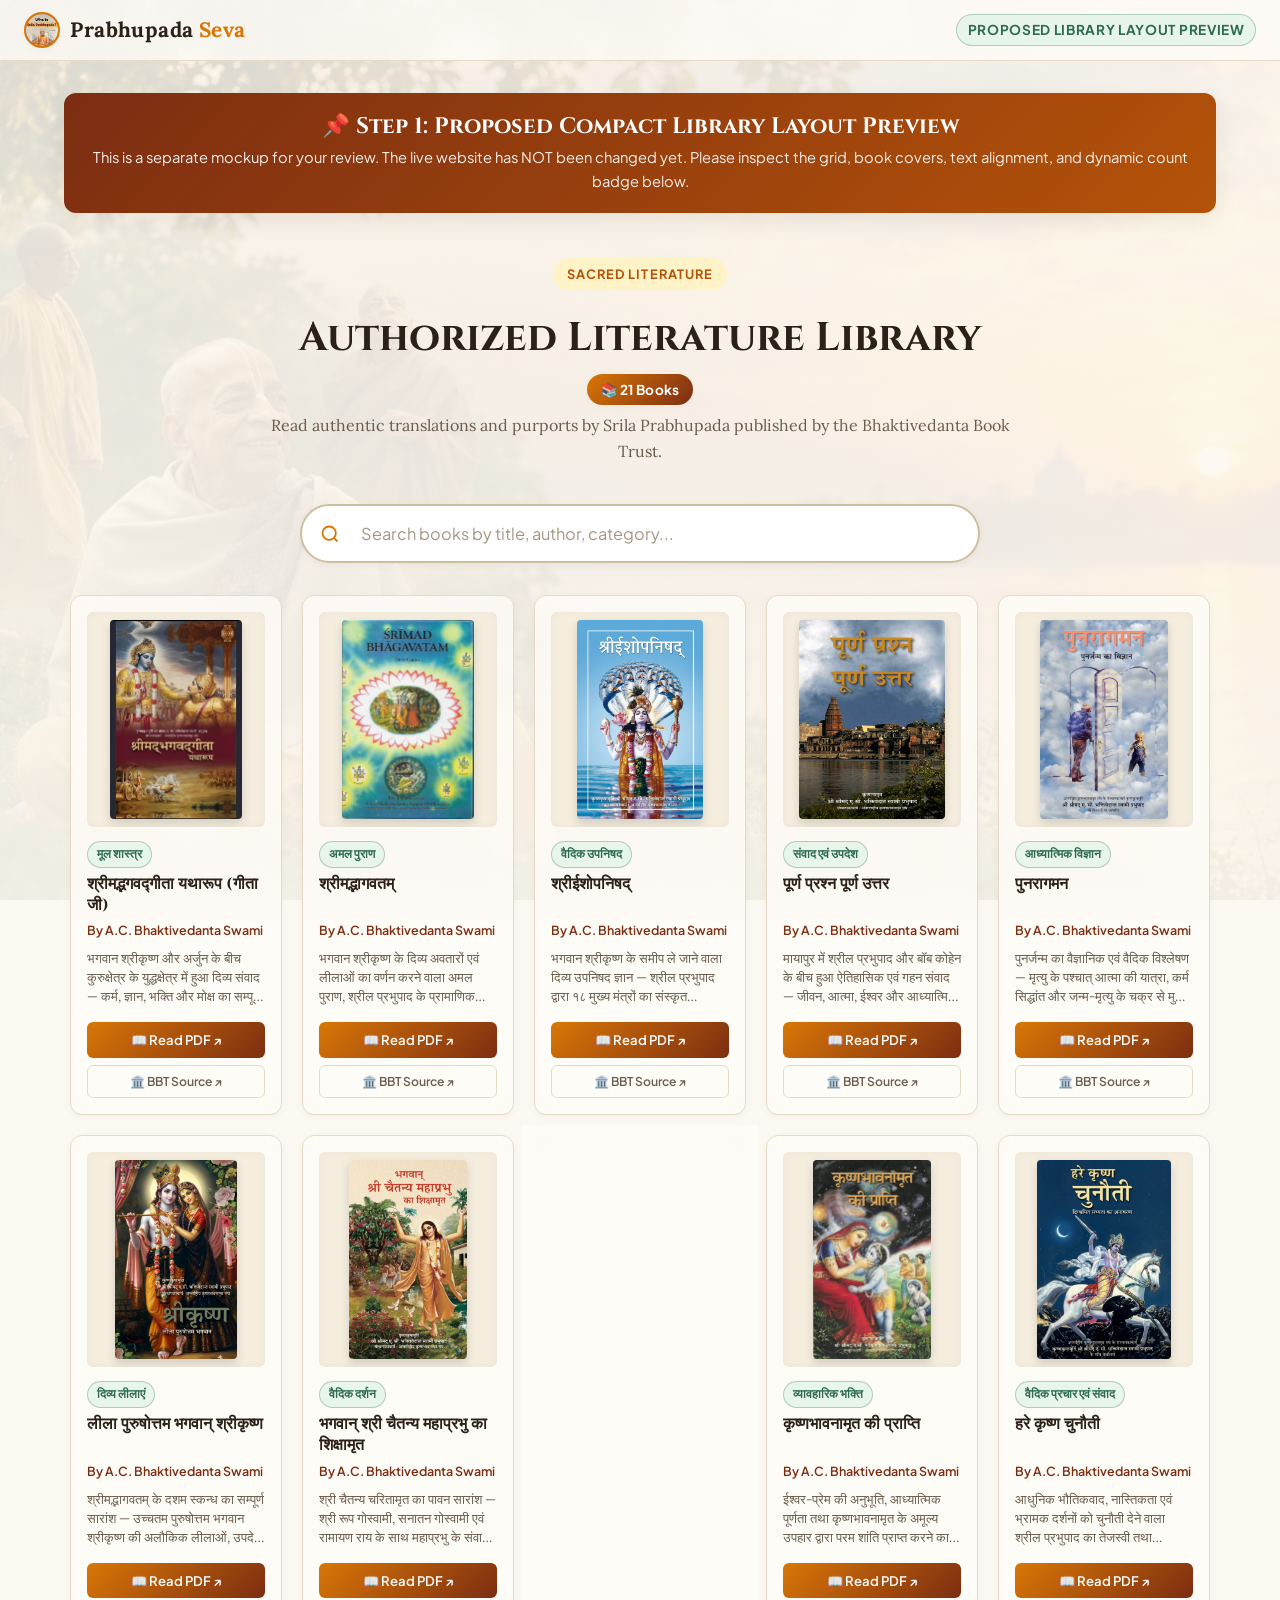
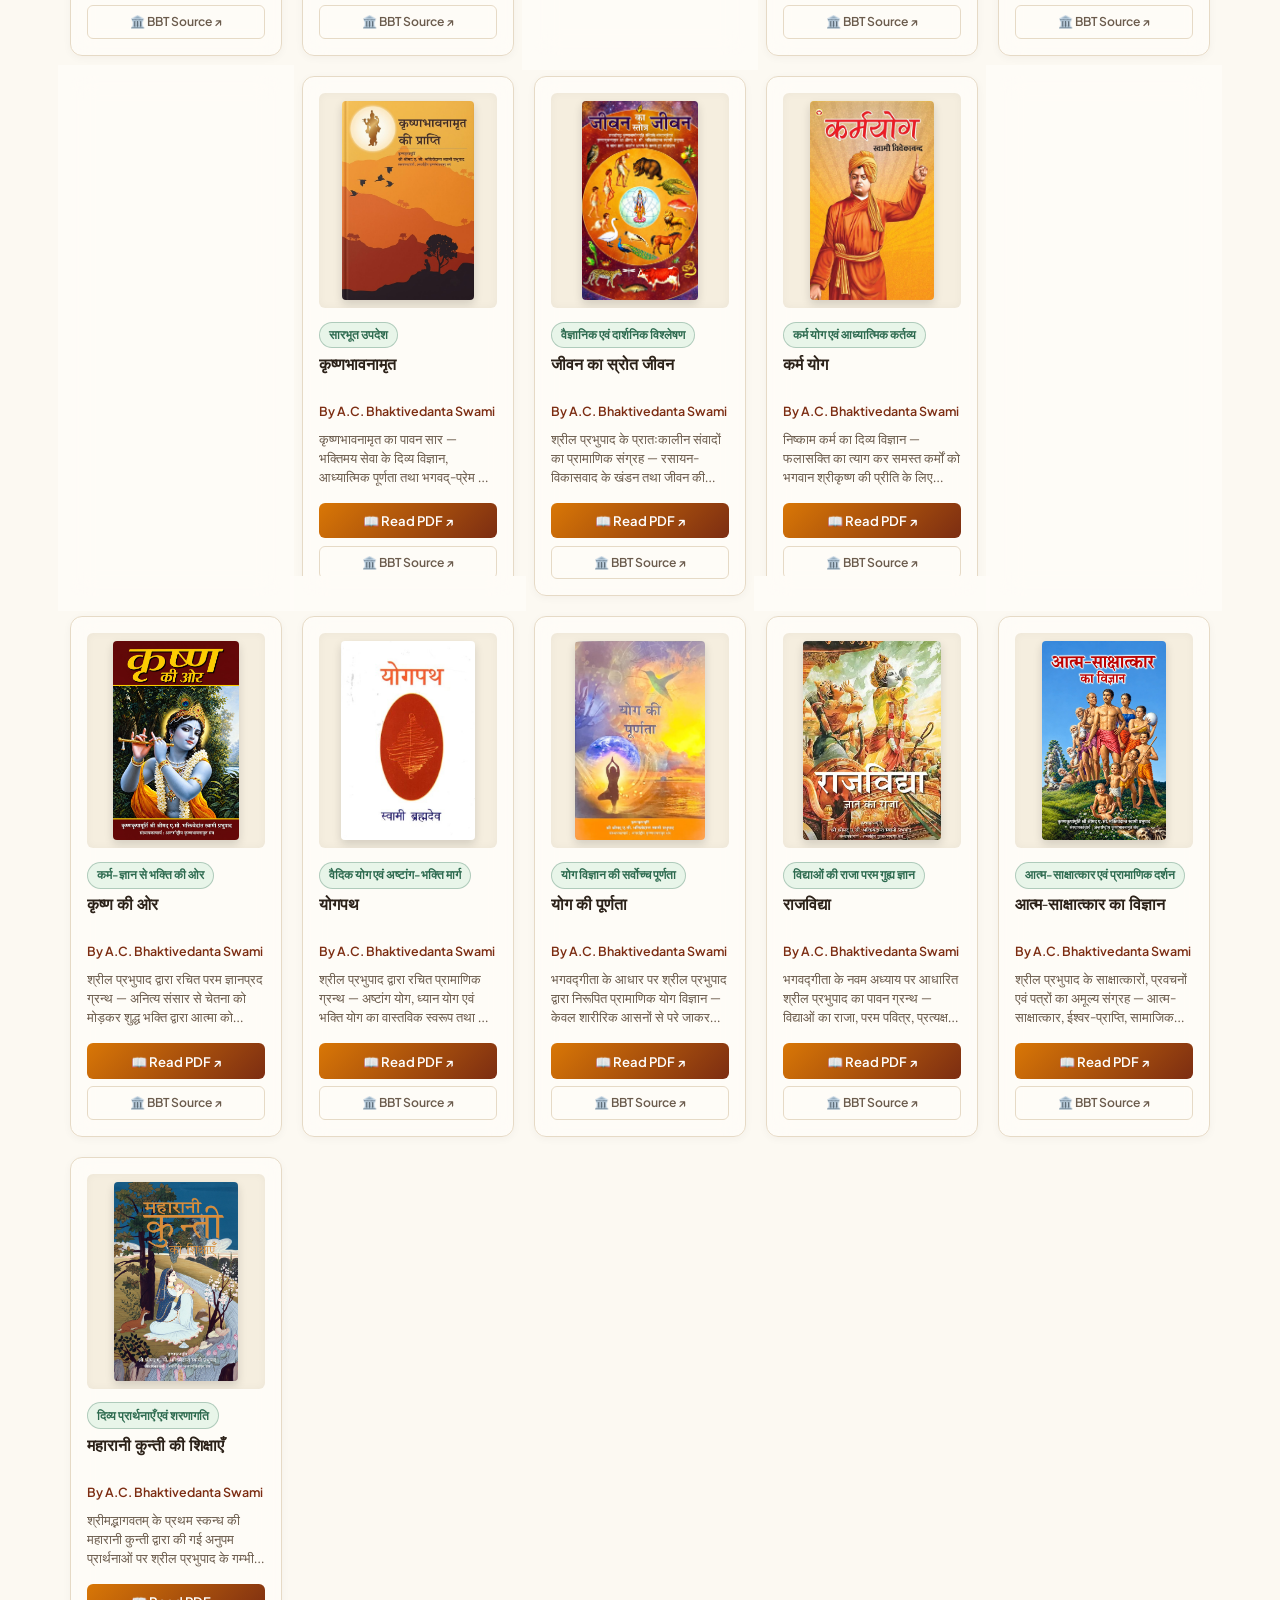
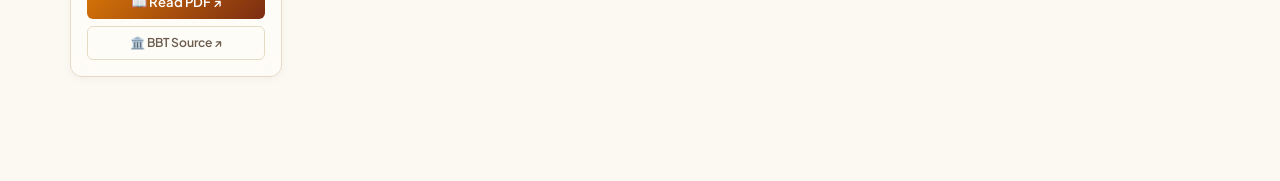
<file: sample-library-preview.html>
<!DOCTYPE html>
<html lang="en" data-theme="light">
<head>
  <meta charset="UTF-8">
  <meta name="viewport" content="width=device-width, initial-scale=1.0">
  <title>Library Layout Preview — Prabhupada Seva</title>
  <link rel="stylesheet" href="css/styles.css">
  <style>
    /* Proposed Compact Library Layout Preview Styles */
    .preview-header-banner {
      background: linear-gradient(135deg, #7c2d12, #b45309);
      color: #fff;
      padding: 1.25rem 1.5rem;
      border-radius: var(--radius-md);
      margin-bottom: 2rem;
      text-align: center;
      box-shadow: var(--shadow-md);
    }
    .preview-header-banner h2 {
      color: #fff;
      margin: 0 0 0.4rem;
      font-size: 1.4rem;
    }
    .preview-header-banner p {
      margin: 0;
      font-size: 0.92rem;
      opacity: 0.92;
      font-family: 'Plus Jakarta Sans', sans-serif;
    }

    /* Library Header with Dynamic Counter Badge */
    .library-header-wrap {
      text-align: center;
      max-width: 780px;
      margin: 0 auto 2.5rem;
    }
    .library-heading {
      display: flex;
      align-items: center;
      justify-content: center;
      gap: 0.75rem;
      flex-wrap: wrap;
      margin-bottom: 0.5rem;
    }
    .library-heading h2 {
      margin: 0;
      font-size: clamp(1.8rem, 4vw, 2.5rem);
    }
    .book-count-pill {
      background: linear-gradient(135deg, var(--saffron-500), var(--maroon-700));
      color: #ffffff;
      font-family: 'Plus Jakarta Sans', sans-serif;
      font-size: 0.85rem;
      font-weight: 700;
      padding: 0.3rem 0.85rem;
      border-radius: var(--radius-full);
      box-shadow: var(--shadow-sm);
      letter-spacing: 0.02em;
      white-space: nowrap;
    }

    /* Compact Uniform Grid */
    .proposed-books-grid {
      display: grid;
      grid-template-columns: repeat(5, minmax(0, 1fr));
      gap: 1.25rem;
      max-width: 1140px;
      margin: 0 auto 3.5rem;
      justify-content: center;
    }

    @media (max-width: 1120px) {
      .proposed-books-grid {
        grid-template-columns: repeat(4, minmax(0, 1fr));
      }
    }

    @media (max-width: 880px) {
      .proposed-books-grid {
        grid-template-columns: repeat(3, minmax(0, 1fr));
      }
    }

    @media (max-width: 640px) {
      .proposed-books-grid {
        grid-template-columns: repeat(2, minmax(0, 1fr));
        gap: 0.85rem;
      }
    }

    @media (max-width: 420px) {
      .proposed-books-grid {
        grid-template-columns: repeat(1, minmax(0, 1fr));
        max-width: 250px;
      }
    }

    /* Proposed Compact Book Card */
    .compact-book-card {
      display: flex;
      flex-direction: column;
      justify-content: space-between;
      height: 100%;
      max-width: 215px;
      width: 100%;
      margin: 0 auto;
      padding: 1rem;
      border-radius: var(--radius-md);
      background: var(--glass-bg);
      backdrop-filter: var(--glass-backdrop);
      border: 1px solid var(--line);
      box-shadow: var(--shadow-sm);
      transition: transform 0.25s ease, box-shadow 0.25s ease, border-color 0.25s ease;
      cursor: pointer;
      box-sizing: border-box;
    }

    .compact-book-card:hover {
      transform: translateY(-4px);
      box-shadow: var(--shadow-md);
      border-color: var(--saffron-500);
    }

    /* Fixed Aspect-Ratio Cover Display Box (Prevents Stretching & Distortion) */
    .compact-cover-wrap {
      width: 100%;
      height: 215px;
      display: flex;
      align-items: center;
      justify-content: center;
      background: var(--bg-subtle);
      border-radius: var(--radius-sm);
      padding: 0.5rem;
      margin-bottom: 0.75rem;
      box-shadow: inset 0 0 8px rgba(0,0,0,0.04);
      overflow: hidden;
    }

    .compact-cover-img {
      max-height: 100%;
      max-width: 100%;
      width: auto;
      height: auto;
      object-fit: contain;
      border-radius: 4px;
      box-shadow: 0 4px 10px rgba(0,0,0,0.14);
      transition: transform 0.3s ease;
    }

    .compact-book-card:hover .compact-cover-img {
      transform: scale(1.04);
    }

    .compact-badge {
      font-size: 0.72rem;
      padding: 0.2rem 0.55rem;
      border-radius: var(--radius-full);
      margin-bottom: 0.4rem;
      display: inline-block;
      font-family: 'Plus Jakarta Sans', sans-serif;
      font-weight: 600;
    }

    .compact-book-title {
      font-family: 'Cinzel', serif;
      font-size: 1rem;
      font-weight: 700;
      color: var(--text-main);
      margin: 0 0 0.25rem;
      line-height: 1.3;
      display: -webkit-box;
      -webkit-line-clamp: 2;
      -webkit-box-orient: vertical;
      overflow: hidden;
      min-height: 2.7em;
    }

    .compact-book-author {
      font-family: 'Plus Jakarta Sans', sans-serif;
      font-size: 0.78rem;
      color: var(--maroon-700);
      font-weight: 600;
      margin: 0 0 0.5rem;
      white-space: nowrap;
      overflow: hidden;
      text-overflow: ellipsis;
    }

    .compact-book-summary {
      font-family: 'Lora', serif;
      font-size: 0.82rem;
      color: var(--text-muted);
      line-height: 1.45;
      margin: 0 0 1rem;
      display: -webkit-box;
      -webkit-line-clamp: 3;
      -webkit-box-orient: vertical;
      overflow: hidden;
    }

    .compact-card-actions {
      display: flex;
      flex-direction: column;
      gap: 0.45rem;
      margin-top: auto;
    }

    .compact-btn-primary {
      display: inline-flex;
      align-items: center;
      justify-content: center;
      gap: 0.4rem;
      width: 100%;
      padding: 0.45rem 0.75rem;
      font-size: 0.82rem;
      font-family: 'Plus Jakarta Sans', sans-serif;
      font-weight: 600;
      background: linear-gradient(135deg, var(--saffron-500), var(--maroon-700));
      color: #ffffff;
      border-radius: var(--radius-sm);
      border: none;
      text-decoration: none;
      transition: opacity 0.2s ease;
    }

    .compact-btn-primary:hover {
      opacity: 0.92;
      color: #ffffff;
    }

    .compact-btn-secondary {
      display: inline-flex;
      align-items: center;
      justify-content: center;
      gap: 0.35rem;
      width: 100%;
      padding: 0.38rem 0.65rem;
      font-size: 0.76rem;
      font-family: 'Plus Jakarta Sans', sans-serif;
      font-weight: 600;
      background: transparent;
      color: var(--text-muted);
      border-radius: var(--radius-sm);
      border: 1px solid var(--line);
      text-decoration: none;
      transition: all 0.2s ease;
    }

    .compact-btn-secondary:hover {
      border-color: var(--saffron-500);
      color: var(--maroon-700);
    }

    /* Responsive adjustments */
    @media (max-width: 600px) {
      .proposed-books-grid {
        grid-template-columns: repeat(auto-fill, minmax(160px, 1fr));
        gap: 1rem;
      }
      .compact-cover-wrap {
        height: 190px;
      }
      .compact-book-title {
        font-size: 0.95rem;
      }
    }
  </style>
</head>
<body>

  <header class="site-header">
    <div class="header-container">
      <a class="brand">
        <div class="brand-avatar-wrap">
          <img src="images/srila-prabhupad.jpg" alt="Srila Prabhupada" class="brand-avatar">
        </div>
        <span>Prabhupada <span class="highlight">Seva</span></span>
      </a>
      <span class="badge badge-verified" style="font-size:0.85rem">PROPOSED LIBRARY LAYOUT PREVIEW</span>
    </div>
  </header>

  <main class="container" style="padding-top:2rem">

    <div class="preview-header-banner">
      <h2>📌 Step 1: Proposed Compact Library Layout Preview</h2>
      <p>This is a separate mockup for your review. The live website has NOT been changed yet. Please inspect the grid, book covers, text alignment, and dynamic count badge below.</p>
    </div>

    <!-- Proposed Library Section -->
    <div class="library-header-wrap">
      <p class="hero-eyebrow">Sacred Literature</p>
      <div class="library-heading">
        <h2>Authorized Literature Library</h2>
        <span id="preview-count-pill" class="book-count-pill">📚 13 Books</span>
      </div>
      <p style="color:var(--text-muted);margin:0">Read authentic translations and purports by Srila Prabhupada published by the Bhaktivedanta Book Trust.</p>
    </div>

    <!-- Search Bar Mockup -->
    <div class="library-search-container" style="margin-bottom:2rem">
      <div class="library-search-box">
        <span class="library-search-icon" aria-hidden="true">
          <svg width="20" height="20" viewBox="0 0 24 24" fill="none" stroke="currentColor" stroke-width="2.2">
            <circle cx="11" cy="11" r="8"></circle>
            <line x1="21" y1="21" x2="16.65" y2="16.65"></line>
          </svg>
        </span>
        <input type="text" id="preview-search" class="library-search-input" placeholder="Search books by title, author, category..." autocomplete="off" />
      </div>
    </div>

    <!-- Grid Container for All 13 Books -->
    <div id="preview-grid" class="proposed-books-grid">
      <!-- Populated via script -->
    </div>

  </main>

  <script src="js/data.js"></script>
  <script>
    document.addEventListener('DOMContentLoaded', () => {
      const grid = document.getElementById('preview-grid');
      const countPill = document.getElementById('preview-count-pill');
      const searchInput = document.getElementById('preview-search');

      const books = INITIAL_DATA.books || [];
      countPill.textContent = `📚 ${books.length} Books`;

      function render(filter = '') {
        const q = filter.trim().toLowerCase();
        const filtered = books.filter(b => {
          if (!q) return true;
          return (b.title || '').toLowerCase().includes(q) ||
                 (b.titleHindi || '').toLowerCase().includes(q) ||
                 (b.author || '').toLowerCase().includes(q) ||
                 (b.category || '').toLowerCase().includes(q);
        });

        grid.innerHTML = filtered.map(b => `
          <div class="compact-book-card" onclick="window.open('${b.pdfUrl}', '_blank')">
            <div>
              <div class="compact-cover-wrap">
                <img src="${b.coverUrl}" alt="${b.altText || b.title}" class="compact-cover-img" />
              </div>
              <span class="compact-badge badge-verified">${b.categoryHindi || b.category}</span>
              <h3 class="compact-book-title">${b.titleHindi || b.title}</h3>
              <p class="compact-book-author">By A.C. Bhaktivedanta Swami</p>
              <p class="compact-book-summary">${b.summaryHindi || b.summary}</p>
            </div>
            <div class="compact-card-actions">
              <a href="${b.pdfUrl}" target="_blank" class="compact-btn-primary" onclick="event.stopPropagation()">
                📖 Read PDF ↗
              </a>
              <a href="${b.sourceUrl || 'https://bbt.org'}" target="_blank" class="compact-btn-secondary" onclick="event.stopPropagation()">
                🏛️ BBT Source ↗
              </a>
            </div>
          </div>
        `).join('');
      }

      render('');

      searchInput.addEventListener('input', (e) => {
        render(e.target.value);
      });
    });
  </script>
</body>
</html>
</file>
<file: css/styles.css>
/* Prabhupada Seva - Modern Design System & Component Styles */
@import url('https://fonts.googleapis.com/css2?family=Cinzel:wght@500;600;700;800&family=Plus+Jakarta+Sans:ital,wght@0,300;0,400;0,500;0,600;0,700;1,400&family=Lora:ital,wght@0,400;0,500;0,600;1,400&display=swap');

:root {
  /* Color Palette - Warm Light Theme */
  --bg-main: #fcf9f2;
  --bg-paper: #ffffff;
  --bg-card: rgba(255, 255, 255, 0.85);
  --bg-card-hover: #ffffff;
  --bg-subtle: #f5eedf;
  
  --text-main: #2b2118;
  --text-muted: #6b5c4d;
  --text-light: #9c8a77;
  
  --saffron-500: #d97706;
  --saffron-600: #b45309;
  --saffron-100: #fef3c7;
  
  --maroon-700: #7c2d12;
  --maroon-800: #581c0c;
  --maroon-50: #fff7ed;
  
  --leaf-600: #2d6a4f;
  --leaf-100: #e8f5e9;

  --line: #e6dac6;
  --line-strong: #cfbe9e;
  
  --shadow-sm: 0 2px 8px rgba(43, 33, 24, 0.04);
  --shadow-md: 0 8px 24px rgba(43, 33, 24, 0.08);
  --shadow-lg: 0 16px 40px rgba(43, 33, 24, 0.12);
  
  --radius-sm: 6px;
  --radius-md: 12px;
  --radius-lg: 20px;
  --radius-full: 9999px;
  
  --footer-bg: #1a1410;
  --footer-text: #eedfc7;
  
  --glass-bg: rgba(255, 253, 248, 0.75);
  --glass-border: rgba(217, 119, 6, 0.18);
  --glass-backdrop: blur(12px);
}

[data-theme="dark"] {
  --bg-main: #12100e;
  --bg-paper: #1b1714;
  --bg-card: rgba(27, 23, 20, 0.85);
  --bg-card-hover: #241e1a;
  --bg-subtle: #26201b;
  
  --text-main: #f5ebd9;
  --text-muted: #c4b49e;
  --text-light: #8e7d68;
  
  --saffron-500: #f59e0b;
  --saffron-600: #fbbf24;
  --saffron-100: #3b2606;
  
  --maroon-700: #ea580c;
  --maroon-800: #f97316;
  --maroon-50: #34180d;
  
  --leaf-600: #52b788;
  --leaf-100: #0f3022;

  --line: #332a22;
  --line-strong: #4a3e33;
  
  --shadow-sm: 0 2px 8px rgba(0, 0, 0, 0.3);
  --shadow-md: 0 8px 24px rgba(0, 0, 0, 0.4);
  --shadow-lg: 0 16px 40px rgba(0, 0, 0, 0.5);
  
  --footer-bg: #0b0908;
  --footer-text: #e6d7c3;
  
  --glass-bg: rgba(27, 23, 20, 0.8);
  --glass-border: rgba(245, 158, 11, 0.2);
}

*, *::before, *::after {
  box-sizing: border-box;
}

html {
  scroll-behavior: smooth;
  font-size: 16px;
}

body {
  margin: 0;
  padding: 0;
  background-color: var(--bg-main);
  color: var(--text-main);
  font-family: 'Plus Jakarta Sans', -apple-system, BlinkMacSystemFont, sans-serif;
  line-height: 1.6;
  -webkit-font-smoothing: antialiased;
  position: relative;
  min-height: 100vh;
}

/* Global Website Background Image Layer (Visible Across All Pages) */
body::before {
  content: '';
  position: fixed;
  top: 0;
  left: 0;
  right: 0;
  bottom: 0;
  z-index: -10;
  pointer-events: none;
  background-image: linear-gradient(
    to bottom,
    rgba(252, 249, 242, 0.86),
    rgba(252, 249, 242, 0.94)
  ), url('../images/background.jpeg');
  background-size: cover;
  background-position: center top;
  background-repeat: no-repeat;
  transition: background-image 0.3s ease;
}

[data-theme="dark"] body::before {
  background-image: linear-gradient(
    to bottom,
    rgba(18, 16, 14, 0.88),
    rgba(18, 16, 14, 0.95)
  ), url('../images/background.jpeg');
}

h1, h2, h3, h4, .font-heading {
  font-family: 'Cinzel', serif;
  font-weight: 700;
  color: var(--text-main);
  margin-top: 0;
  line-height: 1.2;
}

p, li, span {
  font-family: 'Lora', serif;
}

.sans-text {
  font-family: 'Plus Jakarta Sans', sans-serif;
}

a {
  color: var(--saffron-500);
  text-decoration: none;
  transition: color 0.2s ease;
}

a:hover {
  color: var(--maroon-700);
}

/* Header & Banner */
.demo-banner {
  background: linear-gradient(90deg, var(--maroon-700), #9a3412);
  color: #fff8eb;
  font-family: 'Plus Jakarta Sans', sans-serif;
  font-size: 0.8rem;
  font-weight: 600;
  text-align: center;
  padding: 0.5rem 1rem;
  letter-spacing: 0.03em;
  display: flex;
  align-items: center;
  justify-content: center;
  gap: 0.5rem;
}

.site-header {
  position: sticky;
  top: 0;
  z-index: 100;
  background: var(--glass-bg);
  backdrop-filter: var(--glass-backdrop);
  -webkit-backdrop-filter: var(--glass-backdrop);
  border-bottom: 1px solid var(--line);
  transition: background-color 0.3s ease, box-shadow 0.3s ease;
}

.header-container {
  max-width: 1280px;
  margin: 0 auto;
  padding: 0.75rem 1.5rem;
  display: flex;
  align-items: center;
  justify-content: space-between;
  gap: 1.25rem;
}

.brand {
  display: flex;
  align-items: center;
  gap: 0.65rem;
  font-family: 'Cinzel', serif;
  font-size: 1.3rem;
  font-weight: 800;
  color: var(--text-main);
  text-decoration: none;
  letter-spacing: 0.02em;
  cursor: pointer;
  flex-shrink: 0;
  white-space: nowrap;
}

.brand-avatar-wrap {
  width: 36px;
  height: 36px;
  border-radius: 50%;
  overflow: hidden;
  border: 2px solid var(--saffron-500);
  box-shadow: var(--shadow-sm);
  display: flex;
  align-items: center;
  justify-content: center;
  background: var(--maroon-700);
}

.brand-avatar {
  width: 100%;
  height: 100%;
  object-fit: cover;
}

.brand-icon {
  width: 32px;
  height: 32px;
  border-radius: 50%;
  background: linear-gradient(135deg, var(--saffron-500), var(--maroon-700));
  display: flex;
  align-items: center;
  justify-content: center;
  color: white;
  font-size: 1.1rem;
  box-shadow: var(--shadow-sm);
}

.brand span.highlight {
  color: var(--saffron-500);
}

/* Book Cover Styling & Approved Compact Library Grid */
.book-card-link {
  text-decoration: none;
  color: inherit;
  display: block;
}

.book-count-pill {
  background: linear-gradient(135deg, var(--saffron-500), var(--maroon-700));
  color: #ffffff;
  font-family: 'Plus Jakarta Sans', sans-serif;
  font-size: 0.85rem;
  font-weight: 700;
  padding: 0.3rem 0.85rem;
  border-radius: var(--radius-full);
  box-shadow: var(--shadow-sm);
  letter-spacing: 0.02em;
  white-space: nowrap;
}

.proposed-books-grid {
  display: grid;
  grid-template-columns: repeat(5, minmax(0, 1fr));
  gap: 1.25rem;
  max-width: 1140px;
  margin: 0 auto 3.5rem;
  justify-content: center;
}

@media (max-width: 1120px) {
  .proposed-books-grid {
    grid-template-columns: repeat(4, minmax(0, 1fr));
  }
}

@media (max-width: 880px) {
  .proposed-books-grid {
    grid-template-columns: repeat(3, minmax(0, 1fr));
  }
}

@media (max-width: 640px) {
  .proposed-books-grid {
    grid-template-columns: repeat(2, minmax(0, 1fr));
    gap: 0.85rem;
  }
}

@media (max-width: 420px) {
  .proposed-books-grid {
    grid-template-columns: repeat(1, minmax(0, 1fr));
    max-width: 250px;
  }
}

.compact-book-card {
  display: flex;
  flex-direction: column;
  justify-content: space-between;
  height: 100%;
  max-width: 215px;
  width: 100%;
  margin: 0 auto;
  padding: 1rem;
  border-radius: var(--radius-md);
  background: var(--glass-bg);
  backdrop-filter: var(--glass-backdrop);
  -webkit-backdrop-filter: var(--glass-backdrop);
  border: 1px solid var(--line);
  box-shadow: var(--shadow-sm);
  transition: transform 0.25s ease, box-shadow 0.25s ease, border-color 0.25s ease;
  cursor: pointer;
  box-sizing: border-box;
}

.compact-book-card:hover {
  transform: translateY(-4px);
  box-shadow: var(--shadow-md);
  border-color: var(--saffron-500);
}

.book-cover-link {
  display: block;
  width: 100%;
  height: 215px;
  margin-bottom: 0.75rem;
  text-decoration: none;
}

.book-cover-link .compact-cover-wrap {
  height: 100%;
  margin-bottom: 0;
}

.compact-cover-wrap {
  width: 100%;
  height: 215px;
  display: flex;
  align-items: center;
  justify-content: center;
  background: var(--bg-subtle);
  border-radius: var(--radius-sm);
  padding: 0.5rem;
  margin-bottom: 0.75rem;
  box-shadow: inset 0 0 8px rgba(0,0,0,0.04);
  overflow: hidden;
  box-sizing: border-box;
  flex-shrink: 0;
}

.compact-cover-img {
  max-height: 100% !important;
  max-width: 100% !important;
  width: auto !important;
  height: auto !important;
  object-fit: contain !important;
  border-radius: 4px;
  box-shadow: 0 4px 10px rgba(0,0,0,0.14);
  transition: transform 0.3s ease;
  display: block;
  margin: 0 auto;
  flex-shrink: 0;
}

.compact-book-card:hover .compact-cover-img {
  transform: scale(1.04);
}

.compact-badge {
  font-size: 0.72rem;
  padding: 0.2rem 0.55rem;
  border-radius: var(--radius-full);
  margin-bottom: 0.4rem;
  display: inline-block;
  font-family: 'Plus Jakarta Sans', sans-serif;
  font-weight: 600;
}

.compact-book-title {
  font-family: 'Cinzel', serif;
  font-size: 1rem;
  font-weight: 700;
  color: var(--text-main);
  margin: 0 0 0.25rem;
  line-height: 1.3;
  display: -webkit-box;
  -webkit-line-clamp: 2;
  -webkit-box-orient: vertical;
  overflow: hidden;
  min-height: 2.6em;
}

.compact-book-author {
  font-family: 'Plus Jakarta Sans', sans-serif;
  font-size: 0.76rem;
  color: var(--maroon-700);
  font-weight: 600;
  margin: 0 0 0.45rem;
  white-space: nowrap;
  overflow: hidden;
  text-overflow: ellipsis;
}

.compact-book-summary {
  font-family: 'Lora', serif;
  font-size: 0.8rem;
  color: var(--text-muted);
  line-height: 1.4;
  margin: 0 0 0.85rem;
  display: -webkit-box;
  -webkit-line-clamp: 3;
  -webkit-box-orient: vertical;
  overflow: hidden;
}

.compact-card-actions {
  display: flex;
  flex-direction: column;
  gap: 0.4rem;
  margin-top: auto;
}

.compact-btn-primary {
  display: inline-flex;
  align-items: center;
  justify-content: center;
  gap: 0.35rem;
  width: 100%;
  padding: 0.42rem 0.65rem;
  font-size: 0.8rem;
  font-family: 'Plus Jakarta Sans', sans-serif;
  font-weight: 600;
  background: linear-gradient(135deg, var(--saffron-500), var(--maroon-700));
  color: #ffffff !important;
  border-radius: var(--radius-sm);
  border: none;
  text-decoration: none;
  transition: opacity 0.2s ease;
}

.compact-btn-primary:hover {
  opacity: 0.92;
  color: #ffffff !important;
}

.compact-btn-secondary {
  display: inline-flex;
  align-items: center;
  justify-content: center;
  gap: 0.3rem;
  width: 100%;
  padding: 0.35rem 0.55rem;
  font-size: 0.74rem;
  font-family: 'Plus Jakarta Sans', sans-serif;
  font-weight: 600;
  background: transparent;
  color: var(--text-muted) !important;
  border-radius: var(--radius-sm);
  border: 1px solid var(--line);
  text-decoration: none;
  transition: all 0.2s ease;
}

.compact-btn-secondary:hover {
  border-color: var(--saffron-500);
  color: var(--maroon-700) !important;
}

.main-nav {
  display: flex;
  align-items: center;
  gap: 0.35rem;
}

.nav-link {
  font-family: 'Plus Jakarta Sans', sans-serif;
  font-size: 0.88rem;
  font-weight: 600;
  color: var(--text-muted);
  padding: 0.45rem 0.8rem;
  border-radius: var(--radius-sm);
  transition: all 0.2s ease;
  cursor: pointer;
  white-space: nowrap;
}

.nav-link:hover {
  color: var(--saffron-500);
  background: var(--saffron-100);
}

.nav-link.active {
  color: var(--saffron-500);
  background: var(--saffron-100);
  font-weight: 700;
}

.header-controls {
  display: flex;
  align-items: center;
  gap: 0.6rem;
  flex-shrink: 0;
}

#lang-select {
  background-color: var(--bg-subtle);
  border: 1px solid var(--line);
  color: var(--text-main);
  padding: 0.4rem 0.85rem;
  font-size: 0.84rem;
  font-weight: 600;
  font-family: 'Plus Jakarta Sans', sans-serif;
  border-radius: var(--radius-full);
  cursor: pointer;
  outline: none;
  transition: all 0.2s ease;
  height: 38px;
  line-height: 1;
}

#lang-select:hover, #lang-select:focus {
  border-color: var(--saffron-500);
  background-color: var(--bg-paper);
  box-shadow: 0 0 0 2px rgba(217, 119, 6, 0.15);
}

#lang-select option {
  background-color: var(--bg-paper);
  color: var(--text-main);
  font-weight: 500;
  padding: 0.5rem;
}

.btn-icon {
  background: var(--bg-subtle);
  border: 1px solid var(--line);
  color: var(--text-main);
  width: 38px;
  height: 38px;
  border-radius: var(--radius-full);
  display: flex;
  align-items: center;
  justify-content: center;
  cursor: pointer;
  transition: all 0.2s ease;
  font-size: 1rem;
}

.btn-icon:hover {
  background: var(--line);
  color: var(--saffron-500);
  transform: translateY(-1px);
}

.menu-toggle {
  display: none;
}

/* Layout & Containers */
.main-wrapper {
  min-height: calc(100vh - 180px);
}

.page-section {
  display: none;
  opacity: 0;
  transform: translateY(10px);
  transition: opacity 0.35s ease, transform 0.35s ease;
}

.page-section.active {
  display: block;
  opacity: 1;
  transform: translateY(0);
}

.container {
  max-width: 1200px;
  margin: 0 auto;
  padding: 3rem 1.5rem;
}

/* Global Background applies across all pages via body::before */

/* Visually Centered "Who is Srila Prabhupada?" Hero Banner */
.hero-centered-banner {
  padding: 3.5rem 1.5rem 3rem;
  text-align: center;
  position: relative;
  overflow: hidden;
  background: var(--glass-bg);
  backdrop-filter: var(--glass-backdrop);
  border-bottom: 1px solid var(--line);
  box-shadow: var(--shadow-sm);
  margin-bottom: 3.5rem;
}

.hero-who-title-centered {
  font-size: clamp(2.2rem, 5vw, 3.4rem);
  font-weight: 800;
  margin: 0.5rem 0 1.5rem;
  letter-spacing: -0.02em;
  line-height: 1.2;
  text-align: center;
}

.centered-portrait-wrap {
  display: flex;
  flex-direction: column;
  align-items: center;
  margin: 0 auto 1.75rem;
}

.centered-portrait-frame {
  position: relative;
  width: 175px;
  height: 175px;
  border-radius: 50%;
  padding: 5px;
  background: linear-gradient(135deg, var(--saffron-500), var(--maroon-700));
  box-shadow: 0 12px 32px rgba(217, 119, 6, 0.22);
  margin-bottom: 0.85rem;
  transition: transform 0.3s ease, box-shadow 0.3s ease;
}

.centered-portrait-frame:hover {
  transform: scale(1.05);
  box-shadow: 0 16px 40px rgba(217, 119, 6, 0.32);
}

.centered-portrait-img {
  width: 100%;
  height: 100%;
  object-fit: cover;
  object-position: center 20%;
  background-position: center 20%;
  border-radius: 50%;
  border: 3px solid var(--bg-paper);
}

.centered-portrait-caption {
  text-align: center;
}

.centered-portrait-caption .caption-title {
  display: block;
  font-family: 'Plus Jakarta Sans', sans-serif;
  font-size: 0.78rem;
  font-weight: 700;
  text-transform: uppercase;
  letter-spacing: 0.08em;
  color: var(--saffron-600);
}

.centered-portrait-caption .caption-name {
  display: block;
  font-family: 'Cinzel', serif;
  font-size: 1.2rem;
  font-weight: 700;
  color: var(--text-main);
  margin: 0.15rem 0;
}

.centered-portrait-caption .caption-dates {
  display: block;
  font-family: 'Plus Jakarta Sans', sans-serif;
  font-size: 0.85rem;
  color: var(--text-muted);
}

.hero-subtitle-centered {
  font-size: clamp(1.05rem, 2vw, 1.25rem);
  color: var(--text-muted);
  max-width: 780px;
  margin: 0 auto 2rem;
  line-height: 1.75;
  text-align: center;
}

.hero-actions-centered {
  display: flex;
  align-items: center;
  justify-content: center;
  gap: 1rem;
  flex-wrap: wrap;
}

/* Dedicated Introduction Card & Paragraphs */
.home-intro-full-card {
  padding: 3rem 2.5rem;
  border-radius: var(--radius-lg);
  border: 1px solid var(--line);
  background: var(--glass-bg);
  backdrop-filter: var(--glass-backdrop);
}

.intro-para {
  margin-bottom: 1.5rem;
  line-height: 1.85;
  color: var(--text-main);
  font-size: 1.05rem;
  text-align: justify;
}

@media (max-width: 768px) {
  .home-intro-full-card {
    padding: 1.75rem 1.25rem;
  }
  .intro-para {
    text-align: left;
    font-size: 0.98rem;
  }
  #page-home {
    background-attachment: scroll;
  }
}

.topic-card {
  transition: transform 0.25s ease, box-shadow 0.25s ease;
}

.topic-card:hover {
  transform: translateY(-4px);
  box-shadow: var(--shadow-lg);
}

/* Hero Component */
.hero {
  padding: 4.5rem 1.5rem;
  text-align: center;
  position: relative;
  overflow: hidden;
  background: radial-gradient(circle at 50% 20%, rgba(217, 119, 6, 0.08), transparent 70%);
}

.hero-eyebrow {
  display: inline-flex;
  align-items: center;
  gap: 0.5rem;
  padding: 0.35rem 0.9rem;
  background: var(--saffron-100);
  color: var(--saffron-600);
  border-radius: var(--radius-full);
  font-family: 'Plus Jakarta Sans', sans-serif;
  font-size: 0.8rem;
  font-weight: 700;
  letter-spacing: 0.08em;
  text-transform: uppercase;
  margin-bottom: 1.5rem;
}

.hero-title {
  font-size: clamp(2.2rem, 5.5vw, 4.2rem);
  font-weight: 800;
  max-width: 920px;
  margin: 0 auto 1.25rem;
  letter-spacing: -0.02em;
  line-height: 1.15;
}

.hero-subtitle {
  font-size: clamp(1.1rem, 2vw, 1.35rem);
  color: var(--text-muted);
  max-width: 740px;
  margin: 0 auto 2rem;
  font-weight: 400;
}

.hero-actions {
  display: flex;
  align-items: center;
  justify-content: center;
  gap: 1rem;
  flex-wrap: wrap;
  margin-bottom: 2rem;
}

/* Hero Split Component */
.hero-split {
  padding: 3.5rem 1.5rem;
  background: radial-gradient(circle at 70% 30%, rgba(217, 119, 6, 0.1), transparent 65%);
  border-bottom: 1px solid var(--line);
}

.hero-split-container {
  display: grid;
  grid-template-columns: 1.2fr 0.8fr;
  gap: 3rem;
  align-items: center;
  padding: 0 1.5rem;
}

@media (max-width: 900px) {
  .hero-split-container {
    grid-template-columns: 1fr;
    gap: 2rem;
    text-align: center;
  }
}

.hero-text-content {
  display: flex;
  flex-direction: column;
  align-items: flex-start;
}

@media (max-width: 900px) {
  .hero-text-content {
    align-items: center;
  }
}

.hero-who-title {
  font-size: clamp(2.2rem, 4.5vw, 3.6rem);
  font-weight: 800;
  margin: 0.5rem 0 1.25rem;
  letter-spacing: -0.02em;
  line-height: 1.18;
}

.highlight-saffron {
  color: var(--saffron-500);
}

.hero-image-wrap {
  display: flex;
  justify-content: center;
  align-items: center;
}

.hero-portrait-frame {
  position: relative;
  width: 100%;
  max-width: 380px;
  border-radius: var(--radius-lg);
  overflow: hidden;
  border: 3px solid var(--saffron-500);
  box-shadow: var(--shadow-lg), 0 0 30px rgba(217, 119, 6, 0.15);
  background: var(--bg-paper);
  transition: transform 0.3s ease;
}

.hero-portrait-frame:hover {
  transform: translateY(-3px);
}

.hero-portrait-img {
  width: 100%;
  height: auto;
  max-height: 420px;
  object-fit: contain;
  display: block;
  background-color: var(--bg-subtle);
}

.hero-portrait-caption {
  background: var(--bg-paper);
  padding: 0.85rem 1rem;
  text-align: center;
  border-top: 1px solid var(--line);
  display: flex;
  flex-direction: column;
  gap: 0.2rem;
}

.hero-portrait-caption .caption-title {
  font-family: 'Plus Jakarta Sans', sans-serif;
  font-size: 0.75rem;
  font-weight: 700;
  text-transform: uppercase;
  letter-spacing: 0.08em;
  color: var(--saffron-600);
}

.hero-portrait-caption .caption-name {
  font-family: 'Cinzel', serif;
  font-size: 1.05rem;
  font-weight: 700;
  color: var(--text-main);
}

.hero-portrait-caption .caption-dates {
  font-family: 'Lora', serif;
  font-size: 0.85rem;
  color: var(--text-muted);
}

/* Home Brief Introduction Section */
.home-intro-card {
  padding: 2.25rem;
}

.intro-body-grid {
  display: grid;
  grid-template-columns: 1fr 1fr;
  gap: 2rem;
  margin-top: 1rem;
}

@media (max-width: 768px) {
  .intro-body-grid {
    grid-template-columns: 1fr;
    gap: 1.25rem;
  }
}

.intro-text-column p {
  margin-top: 0;
  margin-bottom: 1rem;
  font-size: 1rem;
  line-height: 1.7;
  color: var(--text-main);
}

.source-link-box {
  background: var(--bg-subtle);
  border: 1px solid var(--line);
  border-left: 4px solid var(--saffron-500);
  border-radius: var(--radius-md);
  padding: 1rem;
  display: flex;
  gap: 0.85rem;
  align-items: flex-start;
  margin-top: 1.25rem;
}

.source-icon {
  font-size: 1.4rem;
  line-height: 1;
}

.source-external-link {
  display: inline-flex;
  align-items: center;
  gap: 0.3rem;
  font-family: 'Plus Jakarta Sans', sans-serif;
  font-size: 0.82rem;
  font-weight: 700;
  color: var(--saffron-600);
  background: var(--bg-paper);
  padding: 0.35rem 0.75rem;
  border-radius: var(--radius-sm);
  border: 1px solid var(--line);
  transition: all 0.2s ease;
}

.source-external-link:hover {
  border-color: var(--saffron-500);
  color: var(--maroon-700);
  transform: translateY(-1px);
}

/* Legacy & Journey Cards */
.legacy-card {
  display: flex;
  flex-direction: column;
  justify-content: space-between;
  height: 100%;
}

.card-footer-action {
  margin-top: 1.25rem;
  padding-top: 0.85rem;
  border-top: 1px dashed var(--line);
  display: flex;
  align-items: center;
  justify-content: space-between;
  gap: 0.5rem;
  flex-wrap: wrap;
}

.card-footer-action a {
  font-size: 0.83rem;
  font-weight: 700;
}

.card-source-link {
  font-family: 'Plus Jakarta Sans', sans-serif;
  font-size: 0.78rem;
  color: var(--text-muted);
  text-decoration: none;
}

.card-source-link:hover {
  color: var(--saffron-500);
}

/* Learning Path Cards */
.path-card {
  transition: transform 0.25s ease, border-color 0.25s ease, box-shadow 0.25s ease;
}

.path-card:hover {
  transform: translateY(-3px);
  border-color: var(--saffron-500);
  box-shadow: var(--shadow-md);
}

.path-icon {
  font-size: 2rem;
  display: block;
}

/* Trust Banner Card */
.trust-banner-card {
  padding: 1.75rem 2rem;
}

.trust-banner-content {
  display: flex;
  align-items: flex-start;
  gap: 1.5rem;
}

@media (max-width: 600px) {
  .trust-banner-content {
    flex-direction: column;
    gap: 1rem;
  }
}

.trust-icon-wrap {
  width: 52px;
  height: 52px;
  border-radius: 50%;
  background: var(--saffron-100);
  border: 1px solid var(--saffron-500);
  display: flex;
  align-items: center;
  justify-content: center;
  font-size: 1.6rem;
  flex-shrink: 0;
}

/* Buttons */
.btn {
  font-family: 'Plus Jakarta Sans', sans-serif;
  font-size: 0.9rem;
  font-weight: 700;
  padding: 0.8rem 1.6rem;
  border-radius: var(--radius-md);
  border: 1px solid transparent;
  cursor: pointer;
  transition: all 0.2s cubic-bezier(0.4, 0, 0.2, 1);
  display: inline-flex;
  align-items: center;
  gap: 0.5rem;
  text-decoration: none;
}

.btn-primary {
  background: linear-gradient(135deg, var(--maroon-700), var(--maroon-800));
  color: #ffffff;
  box-shadow: 0 4px 14px rgba(124, 45, 18, 0.25);
}

.btn-primary:hover {
  transform: translateY(-2px);
  box-shadow: 0 6px 20px rgba(124, 45, 18, 0.35);
  color: #ffffff;
}

.btn-secondary {
  background: var(--bg-paper);
  border-color: var(--line-strong);
  color: var(--text-main);
}

.btn-secondary:hover {
  background: var(--bg-subtle);
  border-color: var(--saffron-500);
  color: var(--saffron-500);
  transform: translateY(-1px);
}

.btn-saffron {
  background: linear-gradient(135deg, var(--saffron-500), var(--saffron-600));
  color: #ffffff;
}

.btn-saffron:hover {
  transform: translateY(-2px);
  box-shadow: 0 6px 20px rgba(217, 119, 6, 0.35);
  color: #ffffff;
}

/* Cards & Glass Containers */
.glass-card {
  background: var(--glass-bg);
  backdrop-filter: var(--glass-backdrop);
  border: 1px solid var(--glass-border);
  border-radius: var(--radius-lg);
  padding: 2rem;
  box-shadow: var(--shadow-md);
  transition: transform 0.25s ease, box-shadow 0.25s ease;
}

.glass-card:hover {
  transform: translateY(-3px);
  box-shadow: var(--shadow-lg);
}

.book-card:hover .book-cover-img {
  transform: scale(1.04);
}

.card-grid {
  display: grid;
  grid-template-columns: repeat(auto-fill, minmax(320px, 1fr));
  gap: 1.5rem;
  margin-top: 2rem;
}

/* Status Badges */
.badge {
  display: inline-flex;
  align-items: center;
  gap: 0.35rem;
  padding: 0.25rem 0.65rem;
  border-radius: var(--radius-full);
  font-family: 'Plus Jakarta Sans', sans-serif;
  font-size: 0.72rem;
  font-weight: 700;
  text-transform: uppercase;
  letter-spacing: 0.05em;
}

.badge-verified {
  background: var(--leaf-100);
  color: var(--leaf-600);
  border: 1px solid rgba(45, 106, 79, 0.3);
}

.badge-devotee {
  background: var(--saffron-100);
  color: var(--saffron-600);
  border: 1px solid rgba(217, 119, 6, 0.3);
}

.badge-reflection {
  background: var(--maroon-50);
  color: var(--maroon-700);
  border: 1px solid rgba(124, 45, 18, 0.3);
}

/* Timeline Component */
.timeline-controls {
  display: flex;
  gap: 0.5rem;
  flex-wrap: wrap;
  margin-bottom: 2.5rem;
  justify-content: center;
}

.filter-btn {
  font-family: 'Plus Jakarta Sans', sans-serif;
  font-size: 0.85rem;
  font-weight: 600;
  padding: 0.45rem 1rem;
  border-radius: var(--radius-full);
  background: var(--bg-subtle);
  border: 1px solid var(--line);
  color: var(--text-muted);
  cursor: pointer;
  transition: all 0.2s ease;
}

.filter-btn.active, .filter-btn:hover {
  background: var(--saffron-500);
  color: #ffffff;
  border-color: var(--saffron-500);
}

.timeline-list {
  position: relative;
  max-width: 860px;
  margin: 0 auto;
  padding-left: 2rem;
  border-left: 2px solid var(--line-strong);
}

.timeline-item {
  position: relative;
  margin-bottom: 2.5rem;
  padding-left: 1.5rem;
}

.timeline-item::before {
  content: '';
  position: absolute;
  left: calc(-2rem - 6px);
  top: 0.25rem;
  width: 12px;
  height: 12px;
  border-radius: 50%;
  background: var(--saffron-500);
  border: 3px solid var(--bg-main);
  box-shadow: 0 0 0 2px var(--saffron-500);
}

.timeline-year {
  font-family: 'Cinzel', serif;
  font-size: 1.4rem;
  font-weight: 700;
  color: var(--saffron-500);
  margin-bottom: 0.25rem;
}

.timeline-card {
  background: var(--bg-paper);
  border: 1px solid var(--line);
  border-radius: var(--radius-md);
  padding: 1.5rem;
  box-shadow: var(--shadow-sm);
}

/* Quote Showcase */
.quote-box {
  background: linear-gradient(135deg, var(--maroon-700), var(--maroon-800));
  color: #fff8eb;
  padding: 2.5rem;
  border-radius: var(--radius-lg);
  position: relative;
  box-shadow: var(--shadow-lg);
}

.quote-box p {
  font-size: 1.35rem;
  font-style: italic;
  line-height: 1.45;
  margin-bottom: 1rem;
}

.quote-author {
  font-family: 'Plus Jakarta Sans', sans-serif;
  font-size: 0.9rem;
  font-weight: 600;
  color: #fef3c7;
  display: block;
}

/* Library Integrated Search Bar */
.library-search-container {
  max-width: 680px;
  margin: 0 auto 2.5rem;
  width: 100%;
}

.library-search-box {
  position: relative;
  display: flex;
  align-items: center;
  background: var(--bg-paper);
  border: 2px solid var(--line-strong);
  border-radius: var(--radius-full);
  padding: 0.25rem 0.6rem;
  box-shadow: var(--shadow-sm);
  transition: all 0.25s ease;
}

.library-search-box:focus-within, .library-search-box:hover {
  border-color: var(--saffron-500);
  box-shadow: 0 0 0 4px rgba(217, 119, 6, 0.15);
}

.library-search-icon {
  position: absolute;
  left: 1.1rem;
  color: var(--saffron-500);
  display: flex;
  align-items: center;
  justify-content: center;
  pointer-events: none;
}

.library-search-input {
  width: 100%;
  padding: 0.8rem 2.8rem 0.8rem 3.1rem;
  font-size: 1.02rem;
  border: none;
  background: transparent;
  color: var(--text-main);
  font-family: 'Plus Jakarta Sans', sans-serif;
  outline: none;
}

.library-search-input::placeholder {
  color: var(--text-light);
  opacity: 0.9;
}

.library-search-clear {
  position: absolute;
  right: 0.85rem;
  width: 28px;
  height: 28px;
  border-radius: 50%;
  border: none;
  background: var(--bg-subtle);
  color: var(--text-muted);
  cursor: pointer;
  display: flex;
  align-items: center;
  justify-content: center;
  font-size: 0.85rem;
  transition: all 0.2s ease;
}

.library-search-clear:hover {
  background: var(--maroon-700);
  color: #ffffff;
}

@media (max-width: 576px) {
  .library-search-container {
    margin-bottom: 2rem;
  }

  .library-search-input {
    padding: 0.7rem 2.5rem 0.7rem 2.7rem;
    font-size: 0.94rem;
  }

  .library-search-icon {
    left: 0.9rem;
  }

  .library-search-clear {
    right: 0.65rem;
    width: 26px;
    height: 26px;
  }
}

@keyframes searchModalSlideIn {
  from {
    opacity: 0;
    transform: translateY(-16px) scale(0.98);
  }
  to {
    opacity: 1;
    transform: translateY(0) scale(1);
  }
}

.search-modal-header {
  display: flex;
  justify-content: space-between;
  align-items: center;
  margin-bottom: 1.25rem;
  padding-bottom: 0.75rem;
  border-bottom: 1px solid var(--line);
}

.search-modal-title {
  margin: 0;
  font-family: 'Cinzel', serif;
  font-size: 1.35rem;
  font-weight: 700;
  color: var(--text-main);
}

.search-input-wrap {
  position: relative;
  margin-bottom: 1.25rem;
}

.search-input {
  width: 100%;
  padding: 0.95rem 2.8rem 0.95rem 3.1rem;
  font-size: 1.05rem;
  border-radius: var(--radius-md);
  border: 2px solid var(--line-strong);
  background: var(--bg-main);
  color: var(--text-main);
  font-family: 'Plus Jakarta Sans', sans-serif;
  transition: all 0.2s ease;
  box-shadow: var(--shadow-sm);
}

.search-input:focus {
  outline: none;
  border-color: var(--saffron-500);
  background: var(--bg-paper);
  box-shadow: 0 0 0 4px rgba(217, 119, 6, 0.16);
}

.search-icon {
  position: absolute;
  left: 1rem;
  top: 50%;
  transform: translateY(-50%);
  color: var(--saffron-500);
  font-size: 1.25rem;
  pointer-events: none;
}

.search-clear-btn {
  position: absolute;
  right: 0.85rem;
  top: 50%;
  transform: translateY(-50%);
  width: 26px;
  height: 26px;
  border-radius: 50%;
  border: none;
  background: var(--bg-subtle);
  color: var(--text-muted);
  display: flex;
  align-items: center;
  justify-content: center;
  font-size: 0.85rem;
  cursor: pointer;
  transition: all 0.2s ease;
}

.search-clear-btn:hover {
  background: var(--maroon-700);
  color: #ffffff;
}

.search-results-list {
  max-height: 55vh;
  overflow-y: auto;
  padding-right: 0.35rem;
  display: flex;
  flex-direction: column;
  gap: 0.6rem;
}

.search-default-msg {
  text-align: center;
  padding: 2.5rem 1rem;
  font-size: 0.95rem;
}

.search-result-card {
  display: flex;
  flex-direction: column;
  gap: 0.35rem;
  padding: 0.9rem 1.15rem;
  border-radius: var(--radius-md);
  border: 1px solid var(--line);
  background: var(--bg-paper);
  cursor: pointer;
  transition: all 0.2s ease;
  outline: none;
}

.search-result-card:hover, .search-result-card:focus {
  border-color: var(--saffron-500);
  background: var(--saffron-100);
  transform: translateY(-1px);
  box-shadow: var(--shadow-sm);
}

.search-result-top {
  display: flex;
  align-items: center;
  justify-content: space-between;
}

.search-result-action {
  font-family: 'Plus Jakarta Sans', sans-serif;
  font-size: 0.78rem;
  font-weight: 700;
  color: var(--saffron-500);
  opacity: 0;
  transition: opacity 0.2s ease;
}

.search-result-card:hover .search-result-action, .search-result-card:focus .search-result-action {
  opacity: 1;
}

.search-result-title {
  margin: 0;
  font-family: 'Cinzel', serif;
  font-size: 1.08rem;
  font-weight: 700;
  color: var(--text-main);
  line-height: 1.35;
}

.search-result-snippet {
  margin: 0;
  font-family: 'Lora', serif;
  font-size: 0.88rem;
  color: var(--text-muted);
  line-height: 1.5;

  display: -webkit-box;
  -webkit-line-clamp: 2;
  -webkit-box-orient: vertical;
  overflow: hidden;
}

.search-no-results {
  text-align: center;
  padding: 3rem 1.5rem;
}

.no-res-icon {
  font-size: 2.2rem;
  display: block;
  margin-bottom: 0.6rem;
  opacity: 0.8;
}

.no-res-title {
  font-size: 1.1rem;
  font-weight: 700;
  color: var(--text-main);
  margin: 0 0 0.4rem;
}

.no-res-hint {
  font-size: 0.88rem;
  color: var(--text-muted);
  margin: 0;
}

/* Flash effect when navigating to search item */
.search-highlight-flash {
  animation: targetFlash 2s ease-in-out;
}

@keyframes targetFlash {
  0%, 100% {
    box-shadow: none;
  }
  30%, 70% {
    box-shadow: 0 0 0 4px var(--saffron-500);
  }
}

/* Form Styles */
.form-grid {
  display: grid;
  grid-template-columns: 1fr 1fr;
  gap: 1.25rem;
}

.form-group {
  display: flex;
  flex-direction: column;
  gap: 0.4rem;
}

.form-group.full {
  grid-column: 1 / -1;
}

.form-group label {
  font-family: 'Plus Jakarta Sans', sans-serif;
  font-size: 0.82rem;
  font-weight: 700;
  color: var(--text-muted);
  text-transform: uppercase;
  letter-spacing: 0.04em;
}

.form-control {
  padding: 0.75rem 1rem;
  border: 1px solid var(--line-strong);
  border-radius: var(--radius-sm);
  background: var(--bg-main);
  color: var(--text-main);
  font-family: 'Lora', serif;
  font-size: 0.95rem;
}

.form-control:focus {
  outline: none;
  border-color: var(--saffron-500);
}

/* Footer */
.site-footer {
  background: var(--footer-bg);
  color: var(--footer-text);
  padding: 3.5rem 1.5rem 2rem;
  border-top: 1px solid var(--line);
}

.footer-content {
  max-width: 1200px;
  margin: 0 auto;
  display: flex;
  justify-content: space-between;
  align-items: center;
  flex-wrap: wrap;
  gap: 1.5rem;
}

.footer-nav {
  display: flex;
  gap: 1.2rem;
}

.footer-nav a {
  color: var(--footer-text);
  opacity: 0.8;
  font-family: 'Plus Jakarta Sans', sans-serif;
  font-size: 0.9rem;
}

.footer-nav a:hover {
  opacity: 1;
  color: var(--saffron-500);
}



/* User / Admin Mode Toggle Pill */
.mode-toggle-pill {
  display: flex;
  background: var(--bg-subtle);
  border: 1px solid var(--line);
  border-radius: var(--radius-full);
  padding: 0.2rem;
  margin-right: 0.5rem;
}

.mode-btn {
  font-family: 'Plus Jakarta Sans', sans-serif;
  font-size: 0.78rem;
  font-weight: 700;
  padding: 0.35rem 0.85rem;
  border-radius: var(--radius-full);
  border: none;
  background: transparent;
  color: var(--text-muted);
  cursor: pointer;
  transition: all 0.2s ease;
}

.mode-btn.active {
  background: var(--saffron-500);
  color: #ffffff;
  box-shadow: var(--shadow-sm);
}

/* Responsive adjustments */
/* Audio Player Bar */
.audio-player-bar {
  position: fixed;
  bottom: 1.25rem;
  right: 1.25rem;
  z-index: 150;
  background: var(--glass-bg);
  backdrop-filter: var(--glass-backdrop);
  border: 1px solid var(--glass-border);
  border-radius: var(--radius-full);
  padding: 0.6rem 1.2rem;
  box-shadow: var(--shadow-lg);
  display: flex;
  align-items: center;
  gap: 1rem;
  transition: all 0.3s ease;
}

.audio-info {
  display: flex;
  flex-direction: column;
}

.audio-title {
  font-family: 'Plus Jakarta Sans', sans-serif;
  font-size: 0.82rem;
  font-weight: 700;
  color: var(--text-main);
}

.audio-subtitle {
  font-size: 0.72rem;
  color: var(--text-muted);
}

.audio-controls {
  display: flex;
  align-items: center;
  gap: 0.5rem;
}

.btn-play {
  width: 36px;
  height: 36px;
  border-radius: 50%;
  background: linear-gradient(135deg, var(--saffron-500), var(--maroon-700));
  color: white;
  border: none;
  display: flex;
  align-items: center;
  justify-content: center;
  cursor: pointer;
  box-shadow: var(--shadow-sm);
  font-size: 0.9rem;
}

.btn-play:hover {
  transform: scale(1.05);
}

/* Chapter Explorer Grid */
.chapter-grid {
  display: grid;
  grid-template-columns: repeat(auto-fill, minmax(130px, 1fr));
  gap: 0.75rem;
  margin-top: 1.5rem;
}

.chapter-btn {
  background: var(--bg-paper);
  border: 1px solid var(--line);
  border-radius: var(--radius-md);
  padding: 0.85rem 0.5rem;
  text-align: center;
  cursor: pointer;
  transition: all 0.2s ease;
}

.chapter-btn:hover, .chapter-btn.active {
  background: var(--saffron-500);
  color: #ffffff;
  border-color: var(--saffron-500);
  transform: translateY(-2px);
}

.chapter-btn-num {
  font-family: 'Cinzel', serif;
  font-size: 1.1rem;
  font-weight: 700;
  display: block;
}

.chapter-btn-title {
  font-size: 0.75rem;
  opacity: 0.9;
  display: block;
  margin-top: 0.2rem;
}

/* Quiz Component */
.quiz-card {
  background: var(--bg-paper);
  border: 1px solid var(--line-strong);
  border-radius: var(--radius-lg);
  padding: 2rem;
  box-shadow: var(--shadow-md);
}

.quiz-option {
  display: block;
  width: 100%;
  text-align: left;
  padding: 0.85rem 1.1rem;
  margin-bottom: 0.65rem;
  border-radius: var(--radius-md);
  border: 1px solid var(--line);
  background: var(--bg-main);
  color: var(--text-main);
  font-family: 'Lora', serif;
  font-size: 0.95rem;
  cursor: pointer;
  transition: all 0.2s ease;
}

.quiz-option:hover {
  border-color: var(--saffron-500);
  background: var(--saffron-100);
}

.quiz-option.correct {
  background: var(--leaf-100);
  border-color: var(--leaf-600);
  color: var(--leaf-600);
  font-weight: 700;
}

.quiz-option.incorrect {
  background: var(--maroon-50);
  border-color: var(--maroon-700);
  color: var(--maroon-700);
}

@media (max-width: 992px) {
  .main-nav {
    display: none;
    position: absolute;
    top: 100%;
    left: 0;
    width: 100%;
    background: var(--bg-paper);
    border-bottom: 1px solid var(--line);
    box-shadow: var(--shadow-md);
    flex-direction: column;
    padding: 0.75rem 1rem;
    gap: 0.25rem;
  }
  
  .main-nav.open {
    display: flex;
  }
  
  .main-nav .nav-link {
    width: 100%;
    padding: 0.7rem 1rem;
    font-size: 0.95rem;
    border-radius: var(--radius-sm);
    text-align: left;
  }
  
  .menu-toggle {
    display: flex;
  }
  
  .form-grid {
    grid-template-columns: 1fr;
  }
  
  .hero {
    padding: 3rem 1rem;
  }

  .audio-player-bar {
    bottom: 0.75rem;
    right: 0.75rem;
    left: 0.75rem;
    border-radius: var(--radius-md);
    justify-content: space-between;
  }
}

@media (max-width: 576px) {
  .header-container {
    padding: 0.6rem 0.85rem;
    gap: 0.4rem;
  }

  .brand {
    font-size: 1.1rem;
    gap: 0.45rem;
  }

  .brand-avatar-wrap {
    width: 34px;
    height: 34px;
  }

  .mode-toggle-pill {
    padding: 0.12rem;
  }

  .mode-btn {
    font-size: 0.7rem;
    padding: 0.25rem 0.5rem;
  }

  #lang-select {
    padding: 0.25rem 0.5rem;
    font-size: 0.78rem;
    height: 34px;
  }

  .btn-icon {
    width: 34px;
    height: 34px;
    font-size: 0.88rem;
  }
}

/* ========================================
   BHAGAVAD-GITA PAGE STYLES
   ======================================== */

/* Gita Hero Section */
.gita-hero {
  background: linear-gradient(135deg, #1a0a0a 0%, #2d0e0e 30%, #1a0c2e 70%, #0d1a2e 100%);
  padding: 5rem 1.5rem 4rem;
  text-align: center;
  position: relative;
  overflow: hidden;
}

.gita-hero::before {
  content: '';
  position: absolute;
  inset: 0;
  background: radial-gradient(ellipse at 30% 50%, rgba(217, 119, 6, 0.15), transparent 60%),
              radial-gradient(ellipse at 70% 30%, rgba(124, 45, 18, 0.12), transparent 60%),
              radial-gradient(ellipse at 50% 80%, rgba(30, 64, 175, 0.08), transparent 60%);
  pointer-events: none;
}

.gita-hero::after {
  content: '🕉';
  position: absolute;
  top: 1.5rem;
  right: 2rem;
  font-size: 4rem;
  opacity: 0.07;
  animation: gitaOmFloat 8s ease-in-out infinite;
}

@keyframes gitaOmFloat {
  0%, 100% { transform: translateY(0) rotate(0deg); opacity: 0.07; }
  50% { transform: translateY(-15px) rotate(5deg); opacity: 0.12; }
}

.gita-hero-inner {
  position: relative;
  z-index: 1;
  max-width: 860px;
  margin: 0 auto;
}

.gita-hero-title {
  font-family: 'Cinzel', serif;
  font-size: clamp(2rem, 6vw, 4rem);
  font-weight: 800;
  color: #fef3c7;
  margin: 0.5rem 0 0.25rem;
  letter-spacing: 0.02em;
  text-shadow: 0 0 40px rgba(217, 119, 6, 0.4);
}

.gita-hero-subtitle {
  font-family: 'Cinzel', serif;
  font-size: clamp(1rem, 2.5vw, 1.6rem);
  font-weight: 600;
  color: #f59e0b;
  margin: 0 0 1rem;
}

.gita-hero-desc {
  font-family: 'Lora', serif;
  font-size: 1.05rem;
  color: rgba(254, 243, 199, 0.8);
  max-width: 680px;
  margin: 0 auto 2rem;
  line-height: 1.65;
}

.gita-hero-stats {
  display: flex;
  justify-content: center;
  gap: 2rem;
  flex-wrap: wrap;
  margin-bottom: 2.5rem;
}

.gita-stat {
  display: flex;
  flex-direction: column;
  align-items: center;
  gap: 0.25rem;
}

.gita-stat-num {
  font-family: 'Cinzel', serif;
  font-size: 2.4rem;
  font-weight: 800;
  color: #fbbf24;
  line-height: 1;
}

.gita-stat-label {
  font-family: 'Plus Jakarta Sans', sans-serif;
  font-size: 0.78rem;
  font-weight: 600;
  color: rgba(254, 243, 199, 0.65);
  text-transform: uppercase;
  letter-spacing: 0.08em;
}

.gita-hero-actions {
  display: flex;
  gap: 1rem;
  justify-content: center;
  flex-wrap: wrap;
}

/* Chapter Selection Grid */
.gita-chapter-grid {
  display: grid;
  grid-template-columns: repeat(auto-fill, minmax(140px, 1fr));
  gap: 0.65rem;
  margin-bottom: 2rem;
}

.gita-ch-btn {
  background: var(--bg-paper);
  border: 1.5px solid var(--line);
  border-radius: var(--radius-md);
  padding: 0.9rem 0.5rem;
  text-align: center;
  cursor: pointer;
  transition: all 0.22s cubic-bezier(0.4, 0, 0.2, 1);
  display: flex;
  flex-direction: column;
  align-items: center;
  gap: 0.25rem;
}

.gita-ch-btn:hover {
  border-color: var(--saffron-500);
  transform: translateY(-3px);
  box-shadow: var(--shadow-md);
}

.gita-ch-num {
  font-family: 'Cinzel', serif;
  font-size: 1rem;
  font-weight: 700;
  display: block;
}

.gita-ch-name {
  font-family: 'Plus Jakarta Sans', sans-serif;
  font-size: 0.68rem;
  opacity: 0.85;
  display: block;
  line-height: 1.3;
}

/* Chapter Detail Panel */
.gita-chapter-detail-panel {
  background: var(--bg-paper);
  border: 1px solid var(--line);
  border-radius: var(--radius-lg);
  overflow: hidden;
  box-shadow: var(--shadow-md);
  margin-top: 0.5rem;
  animation: detailFadeIn 0.3s ease;
}

@keyframes detailFadeIn {
  from { opacity: 0; transform: translateY(8px); }
  to { opacity: 1; transform: translateY(0); }
}

.gita-detail-header {
  padding: 2rem 2rem 1.5rem;
  border-bottom: 3px solid var(--saffron-500);
  background: linear-gradient(135deg, var(--bg-main), var(--bg-paper));
}

.gita-detail-meta {
  margin-bottom: 0.75rem;
}

.gita-detail-name {
  font-size: 1.6rem;
  margin-bottom: 0.35rem;
  line-height: 1.2;
}

.gita-detail-sanskrit {
  font-family: 'Plus Jakarta Sans', sans-serif;
  font-size: 0.88rem;
  color: var(--saffron-500);
  font-weight: 700;
  margin-bottom: 1rem;
}

.gita-detail-summary {
  font-size: 0.97rem;
  color: var(--text-muted);
  line-height: 1.65;
  margin-bottom: 1rem;
}

.gita-themes-row {
  display: flex;
  flex-wrap: wrap;
  gap: 0.4rem;
}

.gita-theme-tag {
  font-family: 'Plus Jakarta Sans', sans-serif;
  font-size: 0.7rem;
  font-weight: 700;
  padding: 0.2rem 0.6rem;
  background: var(--bg-subtle);
  border: 1px solid var(--line);
  border-radius: var(--radius-full);
  color: var(--text-muted);
}

.gita-detail-body {
  padding: 2rem;
}

/* Key Verse Box */
.gita-verse-box {
  border-left: 4px solid var(--saffron-500);
  background: var(--bg-main);
  border-radius: 0 var(--radius-md) var(--radius-md) 0;
  padding: 1.5rem;
  margin-bottom: 1.5rem;
}

.gita-verse-ref-row {
  display: flex;
  align-items: center;
  gap: 0.75rem;
  margin-bottom: 1rem;
  flex-wrap: wrap;
}

.gita-verse-ref-badge {
  font-family: 'Cinzel', serif;
  font-size: 0.78rem;
  font-weight: 700;
  padding: 0.3rem 0.75rem;
  border-radius: var(--radius-full);
  letter-spacing: 0.05em;
}

.gita-verse-ref-label {
  font-family: 'Plus Jakarta Sans', sans-serif;
  font-size: 0.82rem;
  color: var(--text-muted);
  font-weight: 600;
}

.gita-shloka {
  font-family: 'Lora', serif;
  font-size: 1.05rem;
  font-style: italic;
  color: var(--saffron-500);
  line-height: 1.65;
  margin-bottom: 0.5rem;
}

.gita-transliteration {
  font-family: 'Lora', serif;
  font-size: 0.88rem;
  color: var(--text-light);
  margin-bottom: 1rem;
  line-height: 1.55;
}

.gita-translation-block {
  margin: 0 0 1rem;
  padding: 1rem 1.25rem;
  background: var(--bg-paper);
  border-radius: var(--radius-md);
  border: 1px solid var(--line);
}

.gita-translation-block p {
  font-family: 'Lora', serif;
  font-size: 1rem;
  line-height: 1.65;
  margin: 0;
  font-style: italic;
  color: var(--text-main);
}

.gita-purport-box {
  background: var(--bg-subtle);
  border-radius: var(--radius-sm);
  padding: 1rem 1.25rem;
}

.gita-purport-label {
  font-family: 'Plus Jakarta Sans', sans-serif;
  font-size: 0.78rem;
  text-transform: uppercase;
  letter-spacing: 0.06em;
  color: var(--maroon-700);
  display: block;
  margin-bottom: 0.5rem;
}

.gita-purport-box p {
  font-size: 0.92rem;
  color: var(--text-muted);
  line-height: 1.65;
  margin: 0;
}

/* Key Lesson Box */
.gita-lesson-box {
  padding: 1.25rem 1.5rem;
  border: 1.5px solid var(--line);
  border-radius: var(--radius-md);
  margin-bottom: 1.5rem;
}

.gita-lesson-label {
  font-family: 'Plus Jakarta Sans', sans-serif;
  font-size: 0.78rem;
  text-transform: uppercase;
  letter-spacing: 0.06em;
  display: block;
  margin-bottom: 0.5rem;
}

.gita-lesson-box p {
  font-size: 0.95rem;
  color: var(--text-muted);
  line-height: 1.65;
  margin: 0;
}

/* Gita Verse of the Day */
.gita-sanskrit {
  font-family: 'Lora', serif;
  font-size: 1rem;
  font-style: italic;
  color: var(--saffron-500);
  line-height: 1.65;
  margin-bottom: 0.75rem;
  padding: 0 1rem;
}

.gita-translation {
  font-family: 'Lora', serif;
  font-size: 1.05rem;
  font-style: italic;
  color: var(--text-main);
  line-height: 1.65;
  margin-bottom: 0.75rem;
  padding: 0 1rem;
}

.gita-purport {
  font-size: 0.88rem;
  color: var(--text-muted);
  border-left: 3px solid var(--saffron-500);
  padding-left: 1rem;
  text-align: left;
  margin: 0 auto;
  max-width: 700px;
}

/* Gita Quiz Progress Bar */
.gita-quiz-progress {
  width: 100%;
  height: 4px;
  background: var(--line);
  border-radius: var(--radius-full);
  overflow: hidden;
  margin-bottom: 0.5rem;
}

.gita-quiz-progress-bar {
  height: 100%;
  background: linear-gradient(90deg, var(--saffron-500), var(--maroon-700));
  border-radius: var(--radius-full);
  transition: width 0.4s ease;
}

/* Gita About Section */
.gita-about-card {
  padding: 2.5rem;
}

.gita-about-grid {
  display: grid;
  grid-template-columns: 1fr 360px;
  gap: 2.5rem;
  align-items: start;
}

.gita-about-info {
  display: flex;
  flex-direction: column;
  gap: 0;
  border: 1px solid var(--line);
  border-radius: var(--radius-md);
  overflow: hidden;
}

.gita-info-item {
  display: flex;
  justify-content: space-between;
  align-items: center;
  padding: 0.75rem 1rem;
  border-bottom: 1px solid var(--line);
  gap: 1rem;
}

.gita-info-item:last-child {
  border-bottom: none;
}

.gita-info-label {
  font-family: 'Plus Jakarta Sans', sans-serif;
  font-size: 0.78rem;
  font-weight: 700;
  color: var(--text-muted);
  text-transform: uppercase;
  letter-spacing: 0.04em;
}

.gita-info-val {
  font-family: 'Lora', serif;
  font-size: 0.9rem;
  color: var(--text-main);
  font-weight: 500;
  text-align: right;
}

/* Responsive */
@media (max-width: 900px) {
  .gita-about-grid {
    grid-template-columns: 1fr;
  }
}

@media (max-width: 600px) {
  .gita-hero {
    padding: 3rem 1rem 2.5rem;
  }

  .gita-hero-stats {
    gap: 1.25rem;
  }

  .gita-stat-num {
    font-size: 1.8rem;
  }

  .gita-chapter-grid {
    grid-template-columns: repeat(auto-fill, minmax(100px, 1fr));
  }

  .gita-detail-header, .gita-detail-body {
    padding: 1.25rem;
  }

  .gita-about-card {
    padding: 1.5rem;
  }
}

/* ==========================================================================
   ENHANCED LEELA PAGE STYLES (Modular & Responsive)
   ========================================================================== */

.leela-selector-grid {
  display: grid;
  grid-template-columns: repeat(auto-fit, minmax(220px, 1fr));
  gap: 1.25rem;
}

.leela-era-card {
  background: var(--bg-paper);
  border: 1px solid var(--line);
  border-radius: var(--radius-lg);
  padding: 1.25rem;
  cursor: pointer;
  transition: all 0.25s ease;
  position: relative;
  display: flex;
  flex-direction: column;
  justify-content: space-between;
}

.leela-era-card:hover {
  transform: translateY(-2px);
  border-color: var(--saffron-500);
  box-shadow: var(--shadow-sm);
}

.leela-era-card.active {
  border: 2px solid var(--saffron-500);
  background: rgba(217, 119, 6, 0.06);
  box-shadow: 0 8px 24px rgba(217, 119, 6, 0.15);
}

.leela-era-card.disabled {
  opacity: 0.72;
  cursor: default;
}

.leela-era-title {
  font-family: 'Cinzel', serif;
  font-size: 1.05rem;
  font-weight: 700;
  color: var(--text-main);
  margin-bottom: 0.35rem;
}

.leela-era-duration {
  display: inline-block;
  font-family: 'Plus Jakarta Sans', sans-serif;
  font-size: 0.78rem;
  font-weight: 700;
  color: var(--saffron-600);
  background: var(--saffron-100);
  padding: 0.2rem 0.6rem;
  border-radius: var(--radius-full);
  margin-bottom: 0.75rem;
}

.leela-era-subtitle {
  font-size: 0.84rem;
  color: var(--text-muted);
  line-height: 1.45;

  display: -webkit-box;
  -webkit-line-clamp: 2;
  -webkit-box-orient: vertical;
  overflow: hidden;
}

.leela-hero-card {
  border-left: 5px solid var(--saffron-500);
  background: linear-gradient(135deg, rgba(217, 119, 6, 0.05), rgba(153, 27, 27, 0.02));
  border-radius: var(--radius-lg);
}

.leela-hero-title {
  font-family: 'Cinzel', serif;
  font-size: clamp(1.6rem, 3.5vw, 2.25rem);
  font-weight: 700;
  color: var(--text-main);
  margin: 0.5rem 0;
}

.chapter-nav-wrap {
  display: flex;
  gap: 0.45rem;
  flex-wrap: wrap;
  align-items: center;
}

.chapter-pill-btn {
  background: var(--bg-paper);
  border: 1px solid var(--line);
  color: var(--text-main);
  padding: 0.4rem 0.85rem;
  border-radius: var(--radius-full);
  font-size: 0.82rem;
  font-weight: 600;
  font-family: 'Plus Jakarta Sans', sans-serif;
  cursor: pointer;
  transition: all 0.2s ease;
}

.chapter-pill-btn:hover {
  background: var(--saffron-100);
  border-color: var(--saffron-500);
  color: var(--saffron-700);
}

.leela-search-input-wrap {
  position: relative;
  min-width: 260px;
  flex-grow: 1;
  max-width: 380px;
}

.leela-search-input-wrap .search-icon {
  position: absolute;
  left: 0.85rem;
  top: 50%;
  transform: translateY(-50%);
  font-size: 0.9rem;
  color: var(--text-muted);
}

.leela-search-input {
  width: 100%;
  padding: 0.5rem 0.85rem 0.5rem 2.3rem;
  border-radius: var(--radius-full);
  border: 1px solid var(--line);
  background: var(--bg-paper);
  color: var(--text-main);
  font-size: 0.88rem;
  outline: none;
  transition: all 0.2s ease;
}

.leela-search-input:focus {
  border-color: var(--saffron-500);
  box-shadow: 0 0 0 3px rgba(217, 119, 6, 0.15);
}

.leela-chapter-card {
  background: var(--glass-bg);
  backdrop-filter: var(--glass-backdrop);
  border: 1px solid var(--line);
  border-radius: var(--radius-lg);
  padding: 2rem;
  margin-bottom: 2rem;
  box-shadow: var(--shadow-sm);
  transition: all 0.3s ease;
}

.leela-chapter-card:hover {
  box-shadow: var(--shadow-md);
  border-color: rgba(217, 119, 6, 0.35);
}

.chapter-card-header {
  display: flex;
  align-items: flex-start;
  justify-content: space-between;
  gap: 1rem;
  flex-wrap: wrap;
  padding-bottom: 1rem;
  margin-bottom: 1.25rem;
  border-bottom: 1px solid var(--line);
}

.chapter-card-title {
  font-family: 'Cinzel', serif;
  font-size: clamp(1.25rem, 2.5vw, 1.6rem);
  font-weight: 700;
  color: var(--text-main);
  margin: 0;
}

.chapter-date-badge {
  background: var(--saffron-100);
  color: var(--saffron-700);
  font-weight: 700;
  font-size: 0.82rem;
  padding: 0.35rem 0.85rem;
  border-radius: var(--radius-full);
  border: 1px solid rgba(217, 119, 6, 0.2);
  white-space: nowrap;
}

.chapter-highlights-wrap {
  display: flex;
  flex-wrap: wrap;
  gap: 0.5rem;
  margin-bottom: 1.25rem;
}

.chapter-highlight-pill {
  font-size: 0.78rem;
  background: var(--bg-subtle);
  color: var(--text-muted);
  border: 1px solid var(--line);
  padding: 0.2rem 0.65rem;
  border-radius: var(--radius-sm);
  font-weight: 500;
}

.chapter-paragraph {
  font-family: 'Lora', serif;
  font-size: 1.02rem;
  line-height: 1.75;
  color: var(--text-main);
  margin-bottom: 1.15rem;
  text-align: justify;
}

.chapter-paragraph:last-child {
  margin-bottom: 0;
}

.chapter-source-footer {
  margin-top: 1.5rem;
  padding-top: 1rem;
  border-top: 1px dashed var(--line);
  display: flex;
  align-items: center;
  justify-content: space-between;
  flex-wrap: wrap;
  gap: 0.75rem;
  font-size: 0.85rem;
  color: var(--text-muted);
}

.leela-selector-grid {
  display: grid;
  grid-template-columns: repeat(auto-fit, minmax(320px, 1fr));
  gap: 1.5rem;
  width: 100%;
}

/* Responsive adjustments for Home Page Srila Prabhupada Portrait positioning */
@media (max-width: 768px) {
  .centered-portrait-img {
    object-position: center 18%;
    background-position: center 18%;
  }
}

@media (max-width: 480px) {
  .centered-portrait-img {
    object-position: center 16%;
    background-position: center 16%;
  }
}

/* Compact 5-Column Library Book Card Layout & Cover Styling */
.proposed-books-grid {
  display: grid;
  grid-template-columns: repeat(5, minmax(0, 1fr));
  gap: 1.25rem;
  max-width: 1140px;
  margin: 0 auto 3.5rem;
  justify-content: center;
}

@media (max-width: 1120px) {
  .proposed-books-grid {
    grid-template-columns: repeat(4, minmax(0, 1fr));
  }
}

@media (max-width: 880px) {
  .proposed-books-grid {
    grid-template-columns: repeat(3, minmax(0, 1fr));
  }
}

@media (max-width: 640px) {
  .proposed-books-grid {
    grid-template-columns: repeat(2, minmax(0, 1fr));
    gap: 0.85rem;
  }
}

@media (max-width: 420px) {
  .proposed-books-grid {
    grid-template-columns: repeat(1, minmax(0, 1fr));
    max-width: 250px;
  }
}

.compact-book-card {
  display: flex;
  flex-direction: column;
  justify-content: space-between;
  height: 100%;
  max-width: 215px;
  width: 100%;
  margin: 0 auto;
  padding: 1rem;
  border-radius: var(--radius-md);
  background: var(--glass-bg);
  backdrop-filter: var(--glass-backdrop);
  border: 1px solid var(--line);
  box-shadow: var(--shadow-sm);
  transition: transform 0.25s ease, box-shadow 0.25s ease, border-color 0.25s ease;
  cursor: pointer;
  box-sizing: border-box;
}

.compact-book-card:hover {
  transform: translateY(-4px);
  box-shadow: var(--shadow-md);
  border-color: var(--saffron-500);
}

.compact-cover-wrap {
  width: 100%;
  height: 215px;
  display: flex;
  align-items: center;
  justify-content: center;
  background: var(--bg-subtle);
  border-radius: var(--radius-sm);
  padding: 0.5rem;
  margin-bottom: 0.75rem;
  box-shadow: inset 0 0 8px rgba(0,0,0,0.04);
  overflow: hidden;
}

.compact-cover-img {
  max-height: 100%;
  max-width: 100%;
  width: auto;
  height: auto;
  object-fit: contain;
  border-radius: 4px;
  box-shadow: 0 4px 10px rgba(0,0,0,0.14);
  transition: transform 0.3s ease;
}

.compact-book-card:hover .compact-cover-img {
  transform: scale(1.04);
}

.compact-book-title {
  font-family: 'Cinzel', serif;
  font-size: 0.95rem;
  font-weight: 700;
  color: var(--text-main);
  line-height: 1.35;
  margin: 0 0 0.25rem;
  display: -webkit-box;
  -webkit-line-clamp: 2;
  -webkit-box-orient: vertical;
  overflow: hidden;
}

.compact-book-author {
  font-family: 'Plus Jakarta Sans', sans-serif;
  font-size: 0.76rem;
  color: var(--maroon-700);
  font-weight: 600;
  margin: 0 0 0.45rem;
  white-space: nowrap;
  overflow: hidden;
  text-overflow: ellipsis;
}

.compact-book-summary {
  font-family: 'Lora', serif;
  font-size: 0.8rem;
  color: var(--text-muted);
  line-height: 1.4;
  margin: 0 0 0.85rem;
  display: -webkit-box;
  -webkit-line-clamp: 3;
  -webkit-box-orient: vertical;
  overflow: hidden;
}

.compact-card-actions {
  display: flex;
  flex-direction: column;
  gap: 0.4rem;
  margin-top: auto;
}

.compact-badge {
  display: inline-block;
  font-size: 0.7rem;
  font-weight: 700;
  padding: 0.18rem 0.5rem;
  border-radius: var(--radius-sm);
  margin-bottom: 0.4rem;
}
</file>
